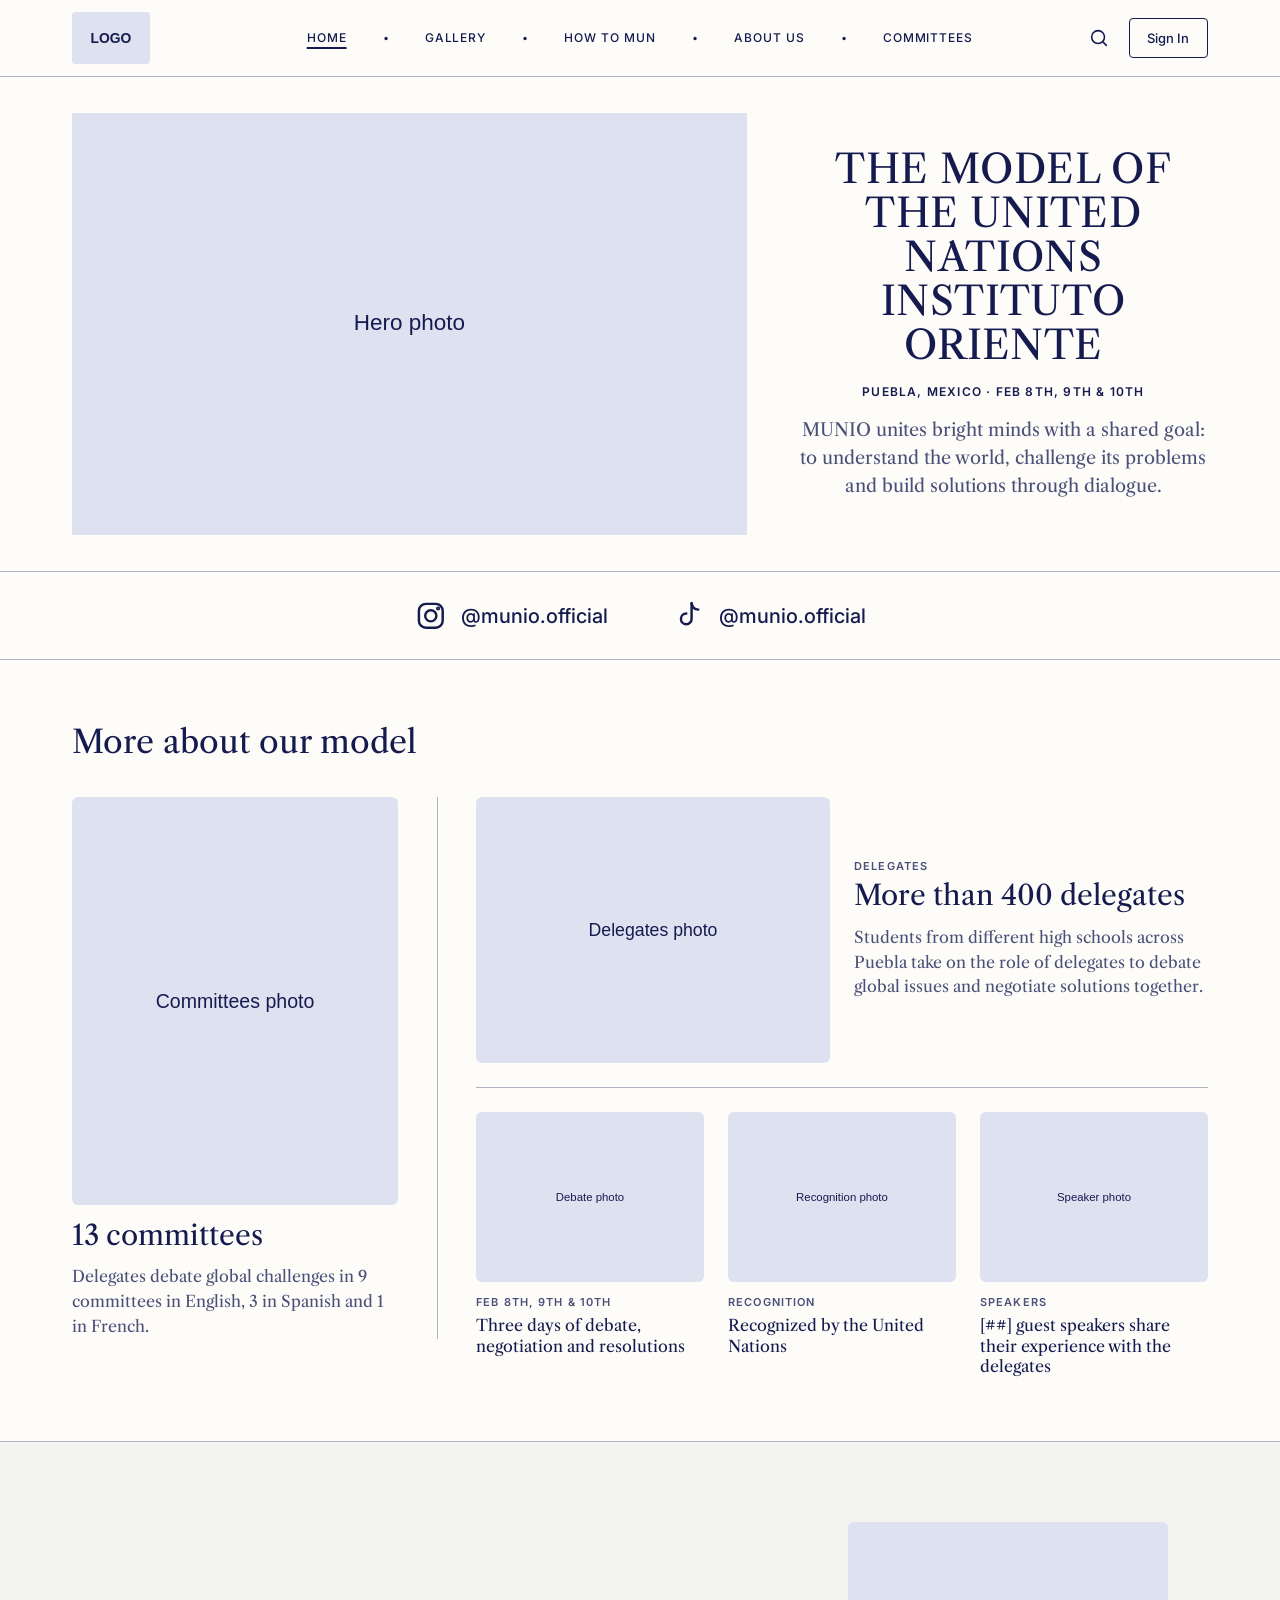
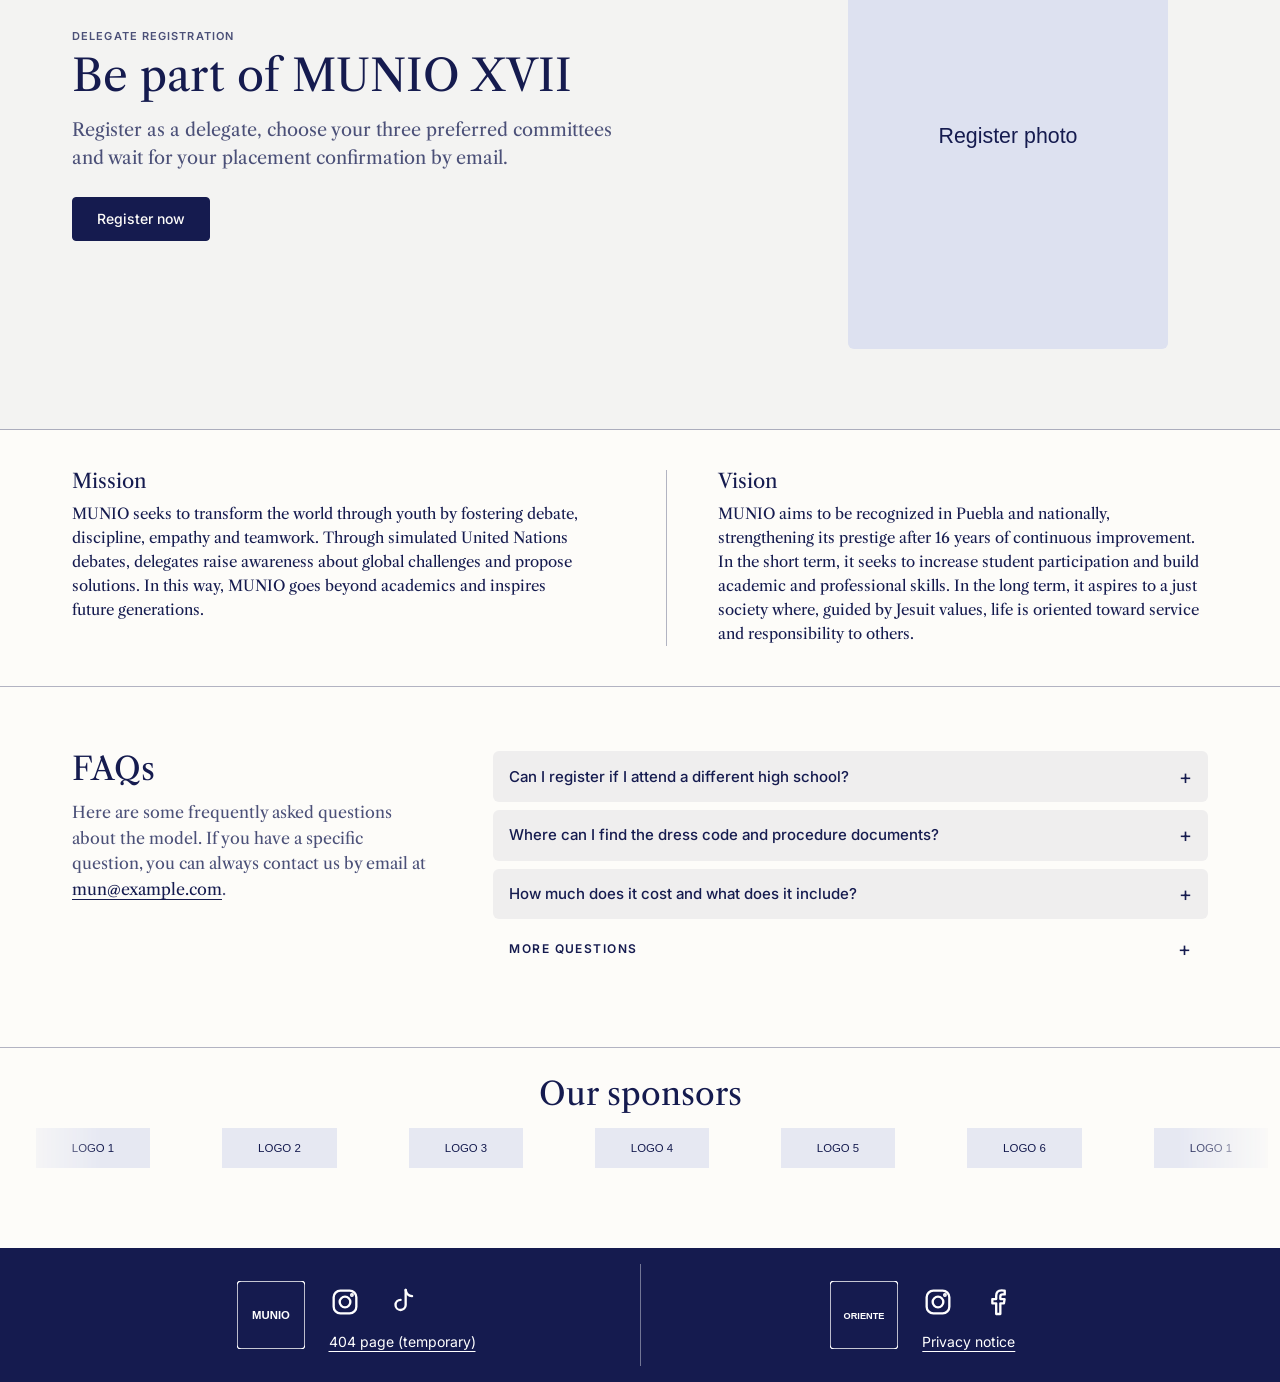
<file: index.html>
<!DOCTYPE html>
<html lang="en" data-root="./">
<head>
  <meta charset="UTF-8">
  <meta name="viewport" content="width=device-width, initial-scale=1">
  <title>MUNIO XVII | Home</title>
  <meta name="description" content="MUNIO - The Model of the United Nations Instituto Oriente. Explore our mission, events, and join the discussion.">
  <meta name="theme-color" content="#FDFCF9">

  <!-- Favicon -->
  <link rel="icon" href="assets/logo-window.png" type="image/png">

  <!-- Fuentes: serif (titulares y texto) + sans neutra (menú, etiquetas, botones).
       Solo los pesos usados y display=swap para que el texto nunca quede invisible. -->
  <link rel="preconnect" href="https://fonts.googleapis.com">
  <link rel="preconnect" href="https://fonts.gstatic.com" crossorigin>
  <link rel="stylesheet" href="https://fonts.googleapis.com/css2?family=Inter:wght@400..600&family=Libre+Caslon+Text:ital,wght@0,400;1,400&display=swap">

  <!-- Estilos (el orden importa: tokens -> base -> componente -> página).
       Las rutas son relativas a ESTE archivo (index.html en la raíz). -->
  <link rel="stylesheet" href="styles/variables.css">
  <link rel="stylesheet" href="styles/global.css">
  <link rel="stylesheet" href="shared/css/header.css">
  <link rel="stylesheet" href="shared/css/components.css">
  <link rel="stylesheet" href="shared/css/footer.css">
  <link rel="stylesheet" href="pages/home/home.css">

  <!-- JS (solo shared/js/, según architecture.md). defer = no bloquea el render. -->
  <script src="shared/js/include.js" defer></script>
  <script src="shared/js/header.js" defer></script>
</head>

<body>
  <a class="skip-link" href="#main">Skip to content</a>

  <!-- ===================== HEADER (componente compartido) =====================
       include.js reemplaza este hueco por shared/components/header.html -->
  <div data-include="shared/components/header.html" class="header-slot"></div>

  <!-- ===================== HERO ===================== -->
  <!-- El resto de las secciones de Home va dentro de este <main> -->
  <main id="main">
    <section class="hero" aria-labelledby="hero-title">
      <div class="hero__inner">

        <figure class="hero__media">
          <!-- LCP: fetchpriority="high" y sin loading="lazy".
               TODO: ajustar alt y width/height a la imagen real. -->
        <img class="hero__img" src="data:image/svg+xml,%3Csvg xmlns='http://www.w3.org/2000/svg' viewBox='0 0 1200 750'%3E%3Crect width='1200' height='750' fill='%23DDE1F0'/%3E%3Ctext x='600' y='385' text-anchor='middle' font-family='sans-serif' font-size='40' fill='%23151B4F'%3EHero photo%3C/text%3E%3C/svg%3E"
            alt="MUNIO XVII hero photo (placeholder)"
            width="1200" height="750" fetchpriority="high" decoding="async">
          <!-- VIDEO (activar cuando esté listo): la imagen se ve 3 s y luego arranca el video.
               Pasos: 1) quitar este comentario, 2) descomentar el CSS ".hero__media" / ".hero__video"
               (en pages/home/home.css), 3) agregar al final de index.html:
               <script src="shared/js/hero-video.js" defer></script>
          <video class="hero__video" muted playsinline preload="metadata" aria-hidden="true"
                 poster="pages/home/images/index-1.png">
            <source src="pages/home/videos/hero.webm" type="video/webm">
            <source src="pages/home/videos/hero.mp4" type="video/mp4">
          </video>
          -->
        </figure>

        <div class="hero__body">
          <!-- <p class="hero__kicker">MUNIO XVII</p> -->
          <h1 id="hero-title" class="hero__title">The Model of the United Nations Instituto Oriente</h1>
          <p class="hero__byline">Puebla, Mexico · <span>Feb 8th, 9th &amp; 10th</span></p>
          <p class="hero__deck">MUNIO unites bright minds with a shared goal: to understand the world, challenge its problems and build solutions through dialogue.</p>
        </div>

      </div>
    </section>

    <!-- ===================== SOCIAL MEDIA ===================== -->
    <section class="social" aria-label="Social media">
      <div class="social__inner">
        <ul class="social__list">
          <li><a class="social__link" href="https://www.instagram.com/munio.official/" target="_blank" rel="noopener noreferrer"><svg class="social__icon" viewBox="0 0 24 24" aria-hidden="true" focusable="false"><rect x="3.5" y="3.5" width="17" height="17" rx="5"/><circle cx="12" cy="12" r="4"/><circle cx="17.2" cy="6.8" r=".6"/></svg><span>@munio.official</span><span class="visually-hidden"> on Instagram (opens in a new tab)</span></a></li>
          <li><a class="social__link" href="https://www.tiktok.com/@munio.official" target="_blank" rel="noopener noreferrer"><svg class="social__icon" viewBox="0 0 24 24" aria-hidden="true" focusable="false"><path d="M14 3v11.2a3.8 3.8 0 1 1-3.8-3.8"/><path d="M14 3c.4 2.6 2 4.4 4.8 4.6"/></svg><span>@munio.official</span><span class="visually-hidden"> on TikTok (opens in a new tab)</span></a></li>
        </ul>
      </div>
    </section>

    <!-- ===================== MORE ABOUT OUR MODEL ===================== -->
    <!-- Estructura tipo revista: 2 notas medianas (comités y delegados) + 3 pequeñas.
         Las notas no llevan enlace a propósito. TODO: cambiar placeholders por fotos reales
         (pages/home/images/) y ajustar cada alt. -->
    <section class="section model" aria-labelledby="model-title">
      <div class="section__inner">
                <header class="model__head">
          <h2 id="model-title" class="section__title">More about our model</h2>
          <!-- <p class="model__intro">Our committees, delegates, speakers and the reputation behind MUNIO.</p> -->
        </header>
        <div class="model__grid">


          <!-- Mediana 1: comités -->
          <article class="card card--medium model__committees">
            <figure class="card__media">
              <img class="card__img" loading="lazy" decoding="async" width="900" height="1125"
                   alt="Delegates in a committee session (placeholder)"
                   src="data:image/svg+xml,%3Csvg xmlns='http://www.w3.org/2000/svg' viewBox='0 0 4 5'%3E%3Crect width='4' height='5' fill='%23DDE1F0'/%3E%3Ctext x='2.0' y='2.58' text-anchor='middle' font-family='sans-serif' font-size='0.24' fill='%23151B4F'%3ECommittees%20photo%3C/text%3E%3C/svg%3E">
            </figure>
            <!-- <p class="card__meta">Committees</p> -->
            <h3 class="card__title">13 committees</h3>
            <p class="card__deck">Delegates debate global challenges in 9 committees in English, 3 in Spanish and 1 in French.</p>
          </article>

          <!-- Mediana 2: delegados -->
          <article class="card card--medium model__delegates">
            <figure class="card__media">
              <img class="card__img" loading="lazy" decoding="async" width="1200" height="900"
                   alt="Delegates raising their placards (placeholder)"
                   src="data:image/svg+xml,%3Csvg xmlns='http://www.w3.org/2000/svg' viewBox='0 0 4 3'%3E%3Crect width='4' height='3' fill='%23DDE1F0'/%3E%3Ctext x='2.0' y='1.5666666666666667' text-anchor='middle' font-family='sans-serif' font-size='0.2' fill='%23151B4F'%3EDelegates%20photo%3C/text%3E%3C/svg%3E">
            </figure>
            <div class="card__text">
              <p class="card__meta">Delegates</p>
              <h3 class="card__title">More than 400 delegates</h3>
              <p class="card__deck">Students from different high schools across Puebla take on the role of delegates to debate global issues and negotiate solutions together.</p>
            </div>
          </article>

          <!-- 3 pequeñas -->
          <div class="model__small">
          <article class="card card--small">
            <figure class="card__media">
              <img class="card__img" loading="lazy" decoding="async" width="800" height="600"
                   alt="Delegates debating (placeholder)"
                   src="data:image/svg+xml,%3Csvg xmlns='http://www.w3.org/2000/svg' viewBox='0 0 4 3'%3E%3Crect width='4' height='3' fill='%23DDE1F0'/%3E%3Ctext x='2.0' y='1.5666666666666667' text-anchor='middle' font-family='sans-serif' font-size='0.2' fill='%23151B4F'%3EDebate%20photo%3C/text%3E%3C/svg%3E">
            </figure>
            <div class="card__text">
              <p class="card__meta">Feb 8th, 9th &amp; 10th</p>
              <h3 class="card__title">Three days of debate, negotiation and resolutions</h3>
            </div>
          </article>
          <article class="card card--small">
            <figure class="card__media">
              <img class="card__img" loading="lazy" decoding="async" width="800" height="600"
                   alt="The organizing team and delegates (placeholder)"
                   src="data:image/svg+xml,%3Csvg xmlns='http://www.w3.org/2000/svg' viewBox='0 0 4 3'%3E%3Crect width='4' height='3' fill='%23DDE1F0'/%3E%3Ctext x='2.0' y='1.5666666666666667' text-anchor='middle' font-family='sans-serif' font-size='0.2' fill='%23151B4F'%3ERecognition%20photo%3C/text%3E%3C/svg%3E">
            </figure>
            <div class="card__text">
              <p class="card__meta">Recognition</p>
              <h3 class="card__title">Recognized by the United Nations</h3>
            </div>
          </article>
          <article class="card card--small">
            <figure class="card__media">
              <img class="card__img" loading="lazy" decoding="async" width="800" height="600"
                   alt="A speaker addressing the delegates (placeholder)"
                   src="data:image/svg+xml,%3Csvg xmlns='http://www.w3.org/2000/svg' viewBox='0 0 4 3'%3E%3Crect width='4' height='3' fill='%23DDE1F0'/%3E%3Ctext x='2.0' y='1.5666666666666667' text-anchor='middle' font-family='sans-serif' font-size='0.2' fill='%23151B4F'%3ESpeaker%20photo%3C/text%3E%3C/svg%3E">
            </figure>
            <div class="card__text">
              <p class="card__meta">Speakers</p>
              <!-- TODO: cambiar [##] por el número real de ponentes -->
              <h3 class="card__title">[##] guest speakers share their experience with the delegates</h3>
            </div>
          </article>
          </div>

        </div>
      </div>
    </section>

    <!-- ===================== REGISTER (CTA) ===================== -->
    <!-- TODO: crear pages/register/register.html (el botón ya apunta ahí) y cambiar la foto. -->
    <section class="section register" aria-labelledby="register-title">
      <div class="section__inner register__inner">
        <div class="register__body">
          <p class="card__meta">Delegate registration</p>
          <h2 id="register-title" class="register__title">Be part of MUNIO XVII</h2>
          <p class="register__text">Register as a delegate, choose your three preferred committees and wait for your placement confirmation by email.</p>
          <a class="btn-primary" href="pages/maintenance/maintenance.html">Register now</a>
        </div>
        <figure class="register__media">
          <img class="register__img" loading="lazy" decoding="async" width="900" height="1200"
               alt="A delegate speaking at a past MUNIO (placeholder)"
               src="data:image/svg+xml,%3Csvg xmlns='http://www.w3.org/2000/svg' viewBox='0 0 3 4'%3E%3Crect width='3' height='4' fill='%23DDE1F0'/%3E%3Ctext x='1.5' y='2.066666666666667' text-anchor='middle' font-family='sans-serif' font-size='0.2' fill='%23151B4F'%3ERegister%20photo%3C/text%3E%3C/svg%3E">
        </figure>
      </div>
    </section>

    <!-- ===================== MISIÓN Y VISIÓN ===================== -->
    <section class="section about" aria-label="Mission and vision">
      <div class="section__inner about__grid">
        <article class="about__col" id="mission">
          <h2 class="section__title">Mission</h2>
          <p class="about__text">MUNIO seeks to transform the world through youth by fostering debate, discipline, empathy and teamwork. Through simulated United Nations debates, delegates raise awareness about global challenges and propose solutions. In this way, MUNIO goes beyond academics and inspires future generations.</p>
        </article>

        <article class="about__col" id="vision">
          <h2 class="section__title">Vision</h2>
          <p class="about__text">MUNIO aims to be recognized in Puebla and nationally, strengthening its prestige after 16 years of continuous improvement. In the short term, it seeks to increase student participation and build academic and professional skills. In the long term, it aspires to a just society where, guided by Jesuit values, life is oriented toward service and responsibility to others.</p>
        </article>
      </div>
    </section>

    <!-- ===================== FAQs ===================== -->
    <!-- Acordeón nativo (<details>), sin JavaScript. 3 preguntas visibles y 3 más dentro de "More questions".
         TODO: cambiar el correo mun@example.com por el oficial. -->
    <section class="section faq" aria-labelledby="faq-title">
      <div class="section__inner faq__grid">
        <div class="faq__intro">
          <h2 id="faq-title" class="section__title">FAQs</h2>
          <p class="faq__text">Here are some frequently asked questions about the model. If you have a specific question, you can always contact us by email at <a href="mailto:mun@example.com">mun@example.com</a>.</p>
        </div>

        <div class="faq__list">
            <details class="faq__item">
              <summary>Can I register if I attend a different high school?</summary>
              <div class="faq__answer"><p>Yes. In fact, most of our delegates come from different high schools across Puebla.</p></div>
            </details>
            <details class="faq__item">
              <summary>Where can I find the dress code and procedure documents?</summary>
              <div class="faq__answer"><p>In the <a href="pages/maintenance/maintenance.html">How to MUN</a> section you will find all the official documents of the model.</p></div>
            </details>
            <details class="faq__item">
              <summary>How much does it cost and what does it include?</summary>
              <div class="faq__answer"><p>The registration fee is 500 MXN. It includes your delegate kit and full access to the model, including the coffee breaks and the Public Session.</p></div>
            </details>

          <details class="faq__more">
            <summary>More questions</summary>
            <details class="faq__item">
              <summary>Do I need previous MUN experience?</summary>
              <div class="faq__answer"><p>No. Many delegates attend their first model with us. The How to MUN section explains the basics so you can arrive prepared.</p></div>
            </details>
            <details class="faq__item">
              <summary>How do I prepare for my committee?</summary>
              <div class="faq__answer"><p>Research the country or role you will represent, learn about your committee’s topics and review the rules of procedure before the event.</p></div>
            </details>
            <details class="faq__item">
              <summary>How are committees assigned?</summary>
              <div class="faq__answer"><p>When you register, you choose three committee options. The organizing team will assign your placement and confirm it by email.</p></div>
            </details>
          </details>
        </div>
      </div>
    </section>

    <!-- ===================== SPONSORS ===================== -->
    <!-- Franja delgada que se mueve lentamente de izquierda a derecha. Los logos van duplicados
         (el segundo grupo es aria-hidden) para que el bucle no tenga saltos.
         TODO: reemplazar los logos temporales; si cambias la cantidad, mantén ambos grupos iguales. -->
    <section class="sponsors" aria-labelledby="sponsors-title">
      <h2 id="sponsors-title" class="sponsors__label">Our sponsors</h2>
      <div class="sponsors__viewport">
        <ul class="sponsors__track">
              <li class="sponsors__item"><img src="data:image/svg+xml,%3Csvg xmlns='http://www.w3.org/2000/svg' viewBox='0 0 160 56'%3E%3Crect width='160' height='56' fill='%23E6E8F2'/%3E%3Ctext x='80.0' y='33.333333333333336' text-anchor='middle' font-family='sans-serif' font-size='16' fill='%23151B4F'%3ELOGO%201%3C/text%3E%3C/svg%3E" alt="Sponsor 1 logo (placeholder)" width="160" height="56" loading="lazy" decoding="async"></li>
              <li class="sponsors__item"><img src="data:image/svg+xml,%3Csvg xmlns='http://www.w3.org/2000/svg' viewBox='0 0 160 56'%3E%3Crect width='160' height='56' fill='%23E6E8F2'/%3E%3Ctext x='80.0' y='33.333333333333336' text-anchor='middle' font-family='sans-serif' font-size='16' fill='%23151B4F'%3ELOGO%202%3C/text%3E%3C/svg%3E" alt="Sponsor 2 logo (placeholder)" width="160" height="56" loading="lazy" decoding="async"></li>
              <li class="sponsors__item"><img src="data:image/svg+xml,%3Csvg xmlns='http://www.w3.org/2000/svg' viewBox='0 0 160 56'%3E%3Crect width='160' height='56' fill='%23E6E8F2'/%3E%3Ctext x='80.0' y='33.333333333333336' text-anchor='middle' font-family='sans-serif' font-size='16' fill='%23151B4F'%3ELOGO%203%3C/text%3E%3C/svg%3E" alt="Sponsor 3 logo (placeholder)" width="160" height="56" loading="lazy" decoding="async"></li>
              <li class="sponsors__item"><img src="data:image/svg+xml,%3Csvg xmlns='http://www.w3.org/2000/svg' viewBox='0 0 160 56'%3E%3Crect width='160' height='56' fill='%23E6E8F2'/%3E%3Ctext x='80.0' y='33.333333333333336' text-anchor='middle' font-family='sans-serif' font-size='16' fill='%23151B4F'%3ELOGO%204%3C/text%3E%3C/svg%3E" alt="Sponsor 4 logo (placeholder)" width="160" height="56" loading="lazy" decoding="async"></li>
              <li class="sponsors__item"><img src="data:image/svg+xml,%3Csvg xmlns='http://www.w3.org/2000/svg' viewBox='0 0 160 56'%3E%3Crect width='160' height='56' fill='%23E6E8F2'/%3E%3Ctext x='80.0' y='33.333333333333336' text-anchor='middle' font-family='sans-serif' font-size='16' fill='%23151B4F'%3ELOGO%205%3C/text%3E%3C/svg%3E" alt="Sponsor 5 logo (placeholder)" width="160" height="56" loading="lazy" decoding="async"></li>
              <li class="sponsors__item"><img src="data:image/svg+xml,%3Csvg xmlns='http://www.w3.org/2000/svg' viewBox='0 0 160 56'%3E%3Crect width='160' height='56' fill='%23E6E8F2'/%3E%3Ctext x='80.0' y='33.333333333333336' text-anchor='middle' font-family='sans-serif' font-size='16' fill='%23151B4F'%3ELOGO%206%3C/text%3E%3C/svg%3E" alt="Sponsor 6 logo (placeholder)" width="160" height="56" loading="lazy" decoding="async"></li>
              <li class="sponsors__item" aria-hidden="true"><img src="data:image/svg+xml,%3Csvg xmlns='http://www.w3.org/2000/svg' viewBox='0 0 160 56'%3E%3Crect width='160' height='56' fill='%23E6E8F2'/%3E%3Ctext x='80.0' y='33.333333333333336' text-anchor='middle' font-family='sans-serif' font-size='16' fill='%23151B4F'%3ELOGO%201%3C/text%3E%3C/svg%3E" alt="" width="160" height="56" loading="lazy" decoding="async"></li>
              <li class="sponsors__item" aria-hidden="true"><img src="data:image/svg+xml,%3Csvg xmlns='http://www.w3.org/2000/svg' viewBox='0 0 160 56'%3E%3Crect width='160' height='56' fill='%23E6E8F2'/%3E%3Ctext x='80.0' y='33.333333333333336' text-anchor='middle' font-family='sans-serif' font-size='16' fill='%23151B4F'%3ELOGO%202%3C/text%3E%3C/svg%3E" alt="" width="160" height="56" loading="lazy" decoding="async"></li>
              <li class="sponsors__item" aria-hidden="true"><img src="data:image/svg+xml,%3Csvg xmlns='http://www.w3.org/2000/svg' viewBox='0 0 160 56'%3E%3Crect width='160' height='56' fill='%23E6E8F2'/%3E%3Ctext x='80.0' y='33.333333333333336' text-anchor='middle' font-family='sans-serif' font-size='16' fill='%23151B4F'%3ELOGO%203%3C/text%3E%3C/svg%3E" alt="" width="160" height="56" loading="lazy" decoding="async"></li>
              <li class="sponsors__item" aria-hidden="true"><img src="data:image/svg+xml,%3Csvg xmlns='http://www.w3.org/2000/svg' viewBox='0 0 160 56'%3E%3Crect width='160' height='56' fill='%23E6E8F2'/%3E%3Ctext x='80.0' y='33.333333333333336' text-anchor='middle' font-family='sans-serif' font-size='16' fill='%23151B4F'%3ELOGO%204%3C/text%3E%3C/svg%3E" alt="" width="160" height="56" loading="lazy" decoding="async"></li>
              <li class="sponsors__item" aria-hidden="true"><img src="data:image/svg+xml,%3Csvg xmlns='http://www.w3.org/2000/svg' viewBox='0 0 160 56'%3E%3Crect width='160' height='56' fill='%23E6E8F2'/%3E%3Ctext x='80.0' y='33.333333333333336' text-anchor='middle' font-family='sans-serif' font-size='16' fill='%23151B4F'%3ELOGO%205%3C/text%3E%3C/svg%3E" alt="" width="160" height="56" loading="lazy" decoding="async"></li>
              <li class="sponsors__item" aria-hidden="true"><img src="data:image/svg+xml,%3Csvg xmlns='http://www.w3.org/2000/svg' viewBox='0 0 160 56'%3E%3Crect width='160' height='56' fill='%23E6E8F2'/%3E%3Ctext x='80.0' y='33.333333333333336' text-anchor='middle' font-family='sans-serif' font-size='16' fill='%23151B4F'%3ELOGO%206%3C/text%3E%3C/svg%3E" alt="" width="160" height="56" loading="lazy" decoding="async"></li>
        </ul>
      </div>
    </section>

  </main>

  <!-- Footer global (lo inserta include.js) -->
  <div data-include="shared/components/footer.html" class="footer-slot"></div>

</body>
</html>
</file>
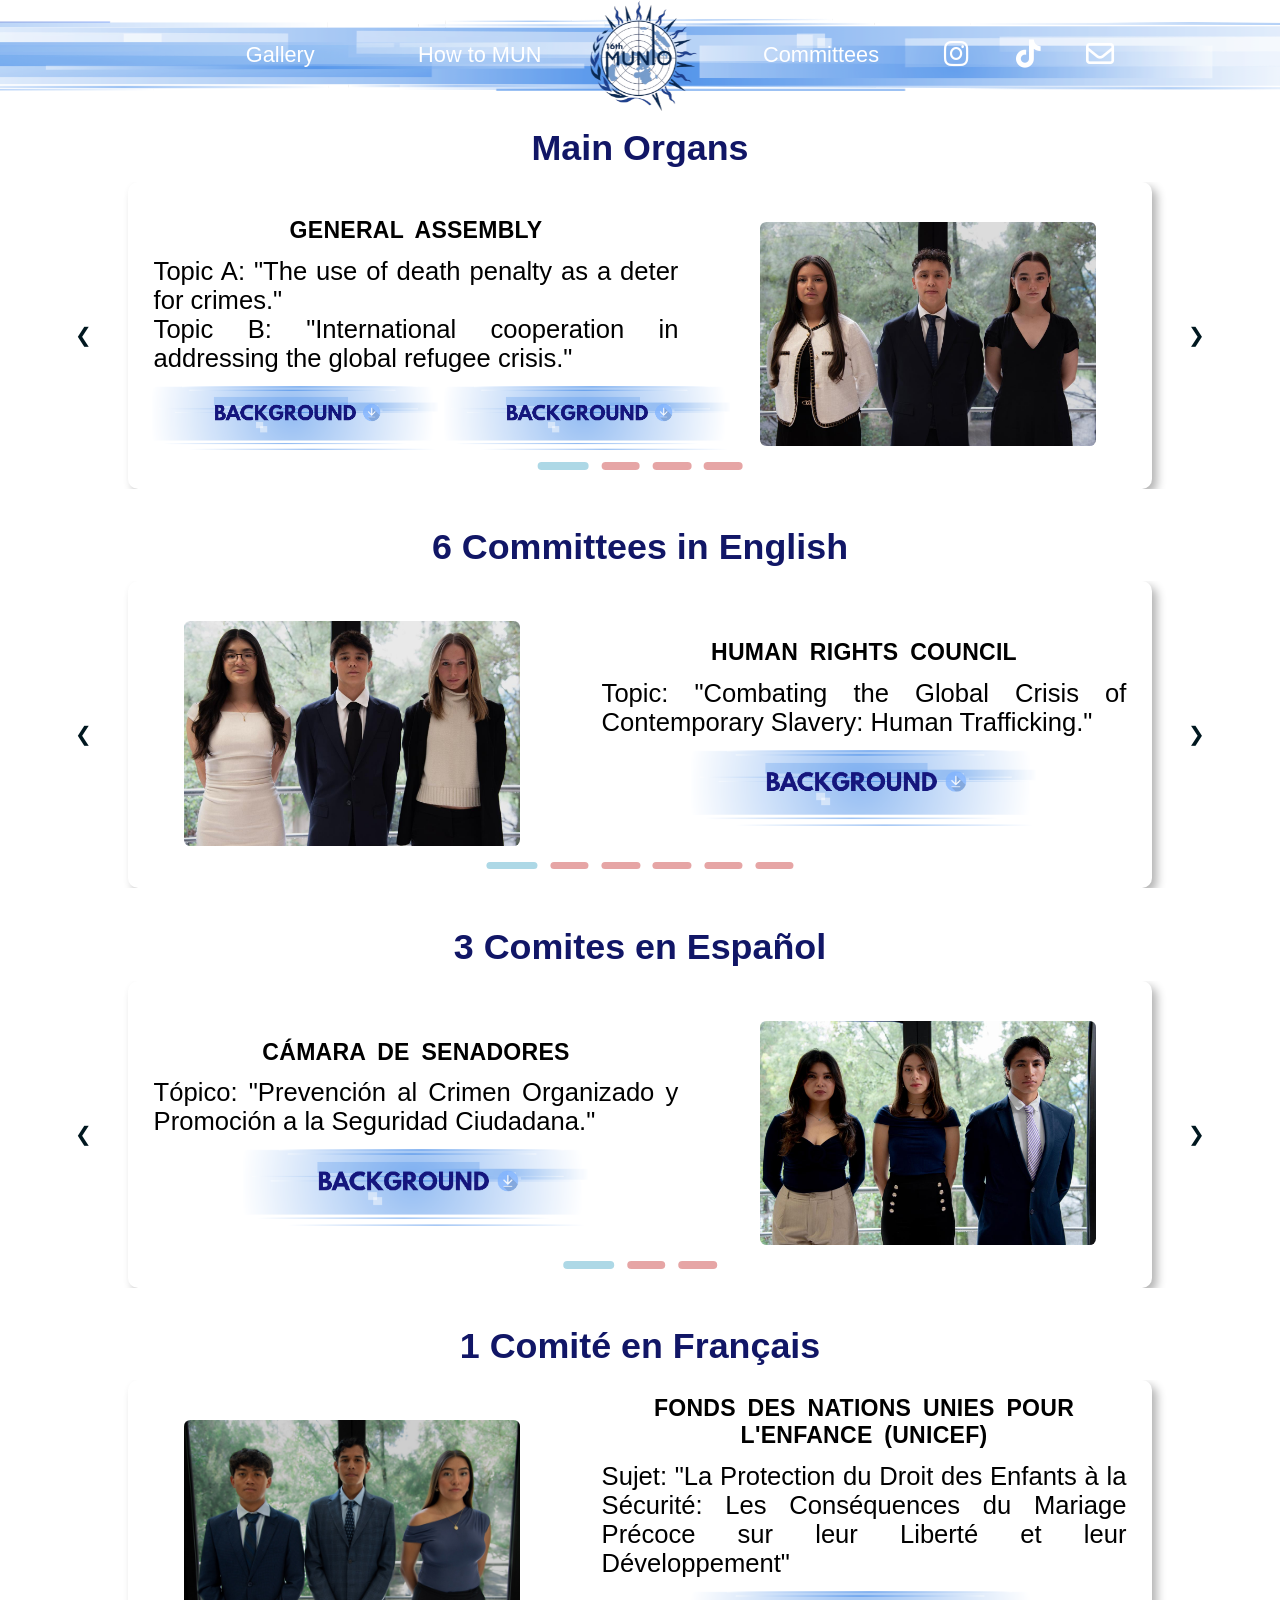
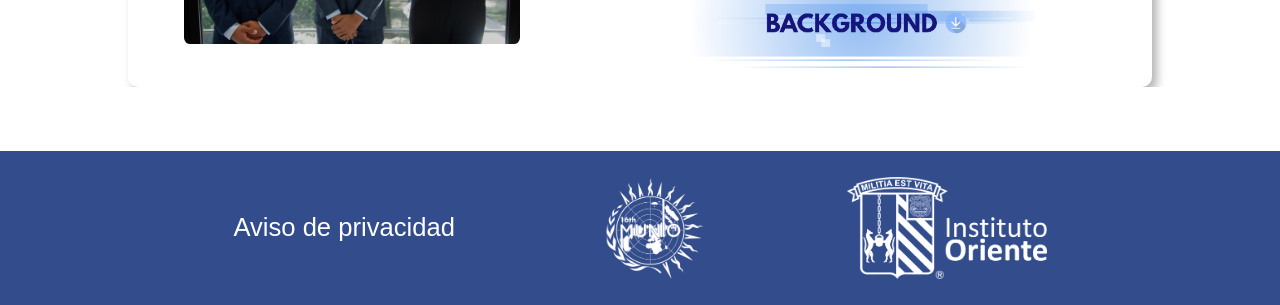
<file: committees/cmts.html>
<!DOCTYPE html>
<html lang="en">
<head>
   <meta charset="UTF-8">
   <meta name="viewport" content="width=device-width, initial-scale=1.0">
   <title>Committees | MUNIO</title>
   <link rel="shortcut icon" type="x-icon" href="../all.photos/logo-window.png">
   <link rel="stylesheet" href="cmts.css">
   <link rel="stylesheet" href="../nb_footer.css">
   <link rel="stylesheet" href="https://cdnjs.cloudflare.com/ajax/libs/font-awesome/6.2.0/css/all.css">
   <link rel="stylesheet" href="https://unpkg.com/aos@2.3.1/dist/aos.css" >
</head>
<body>
<section class="container">
   <img class="bar" src="../all.photos/navbar.png" alt="">
   <div class="navbar">
      <a href="../gallery/gallery.html">&nbsp Gallery  &nbsp</a>
      <a href="../how_to_mun/htm.html" >&nbsp How to MUN &nbsp</a>
         <a href="../index.html" class="centre"> &nbsp    &nbsp</a>
         <a href="../committees/cmts.html">&nbsp Committees &nbsp</a>
         <!--<a href="../sign_up/s_up.html">&nbsp Sign Up &nbsp</a> -->
         <a class="smedia" target="_blank" href="https://www.instagram.com/munio.official/"><i class="fab fa-instagram fa-lg"></i></a>
         <a class="smedia" target="_blank" href="https://www.tiktok.com/@munio.official"><i class="fab fa-tiktok fa-lg"></i></a>
         <a class="smedia" target="_blank" href="https://mail.google.com/mail/?view=cm&fs=1&to=munio@ioriente.edu.mx"><i class="fa-regular fa-envelope fa-lg"></i></a>    
   </div>
</section>
    
<section class="menu-top"> 
   <a href="../index.html"><img src="../all.photos/16-navbar.png" width="100%"></a>
   <img id="small-navbar"   src="../all.photos/small-navbar.png" width="100%">
   <span id="icon" onclick="openNav()">&#9776;</span>
</section>
<section id="menu">
   <a class="closebtn" onclick="closeNav()">&times;</a>
   <article class="menu-content">
      <a href="../index.html">Home</a>
      <a href="../how_to_mun/htm.html">How to MUN</a>
      <a href="../committees/cmts.html">Committees</a>
      <!--<a href="sign_up/s_up.html">Sign Up</a>-->
      <a href="../gallery/gallery.html">Gallery</a>   
      <a class="sm" target="_blank" href="https://www.instagram.com/munio.official/"><i class="fab fa-instagram fa-lg"></i></a>
      <a class="sm" target="_blank" href="https://www.tiktok.com/@munio.official"><i class="fab fa-tiktok fa-lg"></i></a>
   </article>
</section>
<section style="margin-top: 10vw;">
      <h1>Main Organs</h1>
<div class="slider" id="slider1" >
   <div class="slide-track" >
      <div class="slide slide_1" >
         <div class="slide-content">
            <article class="topics" id="double">
               <p id="committee">GENERAL ASSEMBLY</p>
               <p>Topic A: "The use of death penalty as a deter for crimes." <br>
                Topic B: "International cooperation in addressing the global refugee crisis."</p>
               <div id="double">
               <a href="cmts_files/ga1-bg.pdf" target="_blank"><img src="cmts_photos/bg.png" alt="bg"></a>
               <a href="" target="_blank"><img src="cmts_photos/bg.png" alt="bg"></a>
               </div>
            </article>
            <article class="chair">
               <img src="cmts_photos/01mo-ga.jpg" alt="ga">
            </article>
         </div>
      </div>
      <div class="slide slide_2">
         <div class="slide-content">
            <article class="topics">
               <p id="committee">SECURITY COUNCIL</p>
               <p>Topic: "Cultural Genocide in Occupied or Colonized Territories."</p>
               <a href="cmts_files/sc-bg.pdf" target="_blank"><img src="cmts_photos/bg.png" alt="bg"></a>
            </article>
            <article class="chair" >
               <img src="cmts_photos/02mo-sc.jpg" alt="sc">
            </article>
         </div>
      </div>
      <div class="slide slide_3">
         <div class="slide-content">
            <article class="topics">
               <p id="committee">ECONOMIC AND SOCIAL COUNCIL</p>
               <p>Topic: "Overcoming Technology Segregation: Addressing Economic Inequality in the Access to Innovations."</p>
               <a href="cmts_files/ecosoc-bg.pdf" target="_blank"><img src="cmts_photos/bg.png" alt="bg"></a>
            </article>
            <article class="chair" >
               <img src="cmts_photos/03mo-ecosoc.jpg" alt="ecosoc">
            </article>
         </div>
      </div>
      <div class="slide slide_4">
         <div class="slide-content">
            <article class="topics">
               <p id="committee">INTERNATIONAL COURT OF JUSTICE</p>
               <p>Topic: "Application of the Convention on the Prevention and Punishment of the Crime of Genocide in the Gaza Strip (South Africa v. Israel)."</p>
               <a href="cmts_files/icj-bg.pdf" target="_blank"><img src="cmts_photos/bg.png" alt="bg"></a>
            </article>
            <article class="chair">
               <img src="cmts_photos/04mo-icj.jpg" alt="icj">
            </article>
         </div>
      </div>
   </div>
   <div class="arrow left">&#10094;</div>
   <div class="arrow right">&#10095;</div>
   <div class="bullets"></div>
</div>
</section>

<section>
<h1>6 Committees in English</h1>
<div class="slider" id="slider2">
  <div class="slide-track">
        <div class="slide slide_1">
           <div class="slide-content">
              <article class="chair">
                 <img src="cmts_photos/05en-hrc.jpg" alt="hr" >
              </article>
              <article class="topics">
                 <p id="committee">HUMAN RIGHTS COUNCIL</p>
                 <p>Topic: "Combating the Global Crisis of Contemporary Slavery: Human Trafficking."</p>
                 <a href="cmts_files/hrc-bg.pdf" target="_blank"><img src="cmts_photos/bg.png" alt="bg"></a>
              </article>
           </div>
        </div>
        <div class="slide slide_2" >
           <div class="slide-content">
              <article class="chair">
                 <img src="cmts_photos/06en-who.jpg" alt="who">
              </article>
              <article class="topics">
                 <p id="committee">WORLD HEALTH ORGANIZATION</p>
                 <p>Topic: "Nutrition Negligence During Childhood and its Impact into Adulthood."</p>
                 <a href="cmts_files/who-bg.pdf" target="_blank"><img src="cmts_photos/bg.png" alt="bg"></a>
              </article>
           </div>
        </div>
        <div class="slide slide_3">
           <div class="slide-content">
              <article class="chair">
                 <img src="cmts_photos/07en-unep.jpg" alt="unep">
              </article>
              <article class="topics">
                 <p id="committee">UNITED NATIONS ENVIRONMENT PROGRAMME</p>
                 <p>Topic: "The World's Hidden Criminal Network: The Illegal Trade in Exotic Animals."</p>
                 <a href="cmts_files/unep-bg.pdf" target="_blank"><img src="cmts_photos/bg.png" alt="bg"></a>
              </article>
           </div>
        </div>
        <div class="slide slide_4">
           <div class="slide-content">
              <article class="chair">
                 <img src="cmts_photos/08en-unwomen.jpg" alt="unwomen">
              </article>
              <article class="topics">
                 <p id="committee">UNWOMEN</p>
                 <p>Topic: "Sexual Violence as a Method of Warfare: Addressing the Systematic Use of Forced Sexual Intercourse as a Political and Military Weapon."</p>
                 <a href="cmts_files/unwomen-bg.pdf" target="_blank"><img src="cmts_photos/bg.png" alt="bg"></a>
              </article>
           </div>
        </div>
        <div class="slide slide_5">
           <div class="slide-content">
              <article class="chair">
                 <img src="cmts_photos/09en-interpol.jpg" alt="interpol">
              </article>
              <article class="topics">
                 <p id="committee">INTERNATIONAL CRIMINAL POLICE ORGANIZATION (INTERPOL)</p>
                 <p>Topic: Unknown</p>
              </article>
           </div>
        </div>
        <div class="slide slide_6">
           <div class="slide-content">
              <article class="chair">
                 <img src="cmts_photos/10en-opcw.jpg" alt="opcw">
              </article>
              <article class="topics">
                 <p id="committee">ORGANIZATION FOR THE PROHIBITION OF CHEMICAL WEAPONS (OPCW)</p>
                 <p id="smaller">Topic: "Control Over the Fabrication, Distribution, and Elimination of Chemical Weapons and their Components."</p>
               <a href="cmts_files/opcw-bg.pdf" target="_blank"><img src="cmts_photos/bg.png" alt="bg"></a>
              </article>
           </div>
        </div>
     </div>
  <div class="arrow left">&#10094;</div>
  <div class="arrow right">&#10095;</div>
  <div class="bullets"></div>
</div>
</section>

<section>
  <h1>3 Comites en Español</h1>
  <div class="slider" id="slider3">
     <div class="slide-track">
        <div class="slide slide_1">
           <div class="slide-content">
              <article class="topics">
                 <p id="committee">CÁMARA DE SENADORES</p>
                 <p>Tópico: "Prevención al Crimen Organizado y Promoción a la Seguridad Ciudadana."</p>
                 <a href="cmts_files/cs-bg.pdf" target="_blank"><img src="cmts_photos/bg.png" alt="bg"></a>
              </article>
              <article class="chair">
                 <img src="cmts_photos/11es-cs.jpg" alt="cs">
              </article>
           </div>
        </div>
        <div class="slide slide_2">
           <div class="slide-content">
              <article class="topics">
                 <p id="committee">SUPREMA CORTE DE JUSTICIA DE LA NACIÓN</p>
                 <p>Tópico: "La Presunción de Inocencia como Principio Rector del Proceso Penal Acusatorio."</p>
                 <a href="cmts_files/scjn-bg.pdf" target="_blank"><img src="cmts_photos/bg.png" alt="bg"></a>
              </article>
              <article class="chair">
                 <img src="cmts_photos/12es-scjn.jpg" alt="scjn">
              </article>
           </div>
        </div>
        <div class="slide slide_3">
           <div class="slide-content">
              <article class="topics">
                 <p id="committee">DEPARTAMENTO DE ASUNTOS POLÍTICOS Y CONSOLIDACIÓN DE LA PAZ</p>
                 <p>Tópico: Desconocido</p>
              </article>
              <article class="chair">
                 <img src="cmts_photos/13es-dapcp.jpg" alt="dapcp">
              </article>
           </div>
        </div>
     </div>
     <div class="arrow left">&#10094;</div>
     <div class="arrow right">&#10095;</div>
     <div class="bullets"></div>
  </div>
</section>

<section>
<h1>1 Comité en Français</h1>
<div class="slider" id="slider4">
  <div class="slide-track">
    <div class="slide slide_1">
           <div class="slide-content">
              <article class="chair">
                 <img src="cmts_photos/14fr-unicef.jpg" alt="unicef">
              </article>                  
              <article class="topics">
                 <p id="committee">FONDS DES NATIONS UNIES POUR L'ENFANCE (UNICEF)</p>
                 <p id="smaller">Sujet: "La Protection du Droit des Enfants à la Sécurité: Les Conséquences du Mariage Précoce sur leur Liberté et leur Développement"</p>
                 <a href="cmts_files/unicef-bg.pdf" target="_blank"><img src="cmts_photos/bg.png" alt="bg"></a>
              </article>
           </div>
        </div>          
    </div>
</div>
</section>

<footer>
  <section>
    <a href="https://ioriente.edu.mx/es/privacy"target="_blank"> Aviso de privacidad</a>
    <img src="../all.photos/logo_MUNIO.png"> <img src="../all.photos/Logo_IO.png">
  </section>
</footer>

<script>
function openNav() {
  document.getElementById("menu").style.height = "100%";
}
function closeNav() {
  document.getElementById("menu").style.height = "0%";
}
document.querySelectorAll(".slider").forEach(slider => {
  const track = slider.querySelector(".slide-track");
  const slides = slider.querySelectorAll(".slide");
  const prev = slider.querySelector(".arrow.left");
  const next = slider.querySelector(".arrow.right");
  const bulletsContainer = slider.querySelector(".bullets");
  let index = 0;

  slides.forEach((_, i) => {
    const bullet = document.createElement("div");
    if (i === 0) bullet.classList.add("active");
    bullet.addEventListener("click", () => goTo(i));
    bulletsContainer.appendChild(bullet);
  });

  const bullets = bulletsContainer.querySelectorAll("div");

  function update() {
    track.style.transform = `translateX(-${index * 100}%)`;
    bullets.forEach(b => b.classList.remove("active"));
    bullets[index].classList.add("active");
  }

  function goTo(i) {
    index = i;
    update();
  }

  prev.addEventListener("click", () => {
    index = (index - 1 + slides.length) % slides.length;
    update();
  });

  next.addEventListener("click", () => {
    index = (index + 1) % slides.length;
    update();
  });
});

const sections = document.querySelectorAll("section");
const observer = new IntersectionObserver(entries => {
  entries.forEach(entry => {
    if (entry.isIntersecting) {
      entry.target.classList.add("in-view");
    } else {
      entry.target.classList.remove("in-view");
    }
  });
}, { threshold: 0.4 });

sections.forEach(sec => observer.observe(sec));
</script>

</body>
</html>
</file>
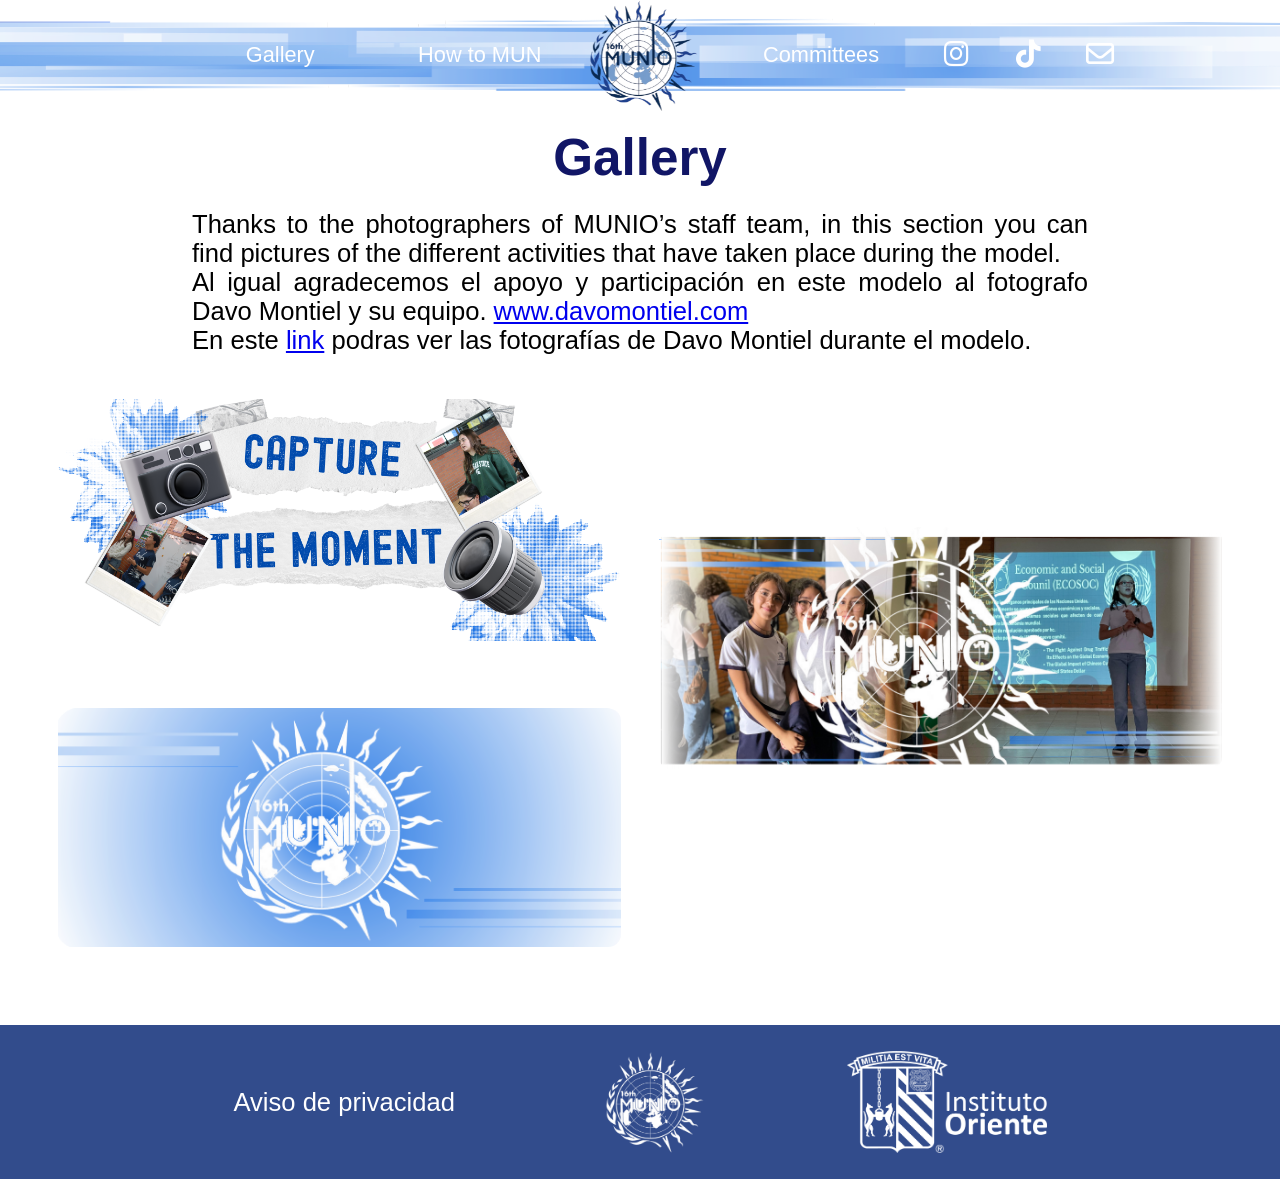
<file: gallery/gallery.html>
<!DOCTYPE html>
<html lang="en">
<head>
   <meta charset="UTF-8">
   <meta name="viewport" content="width=device-width, initial-scale=1.0">
   <title>Gallery | MUNIO</title>
   <link rel="shortcut icon" type="x-icon" href="../all.photos/logo-window.png">
   <link rel="stylesheet" href="../nb_footer.css">
   <link rel="stylesheet" href="gallery.css">
   <link rel="stylesheet" href="https://cdnjs.cloudflare.com/ajax/libs/font-awesome/6.2.0/css/all.css">
</head>
<body>
  <script>
    function openNav() {
      document.getElementById("menu").style.height = "100%";
    }
    function closeNav() {
      document.getElementById("menu").style.height = "0%";
    }
</script>
  <section class="container">
    <img class="bar" src="../all.photos/navbar.png" alt="">
    <div class="navbar">
      <a href="../gallery/gallery.html">&nbsp Gallery  &nbsp</a>
      <a href="../how_to_mun/htm.html" >&nbsp How to MUN &nbsp</a>
          <a href="../index.html" class="centre"> &nbsp    &nbsp</a>
          <a href="../committees/cmts.html">&nbsp Committees &nbsp</a>
          <!--<a href="../sign_up/s_up.html">&nbsp Sign Up &nbsp</a> -->
          <a class="smedia" target="_blank" href="https://www.instagram.com/munio.official/"><i class="fab fa-instagram fa-lg"></i></a>
          <a class="smedia" target="_blank" href="https://www.tiktok.com/@munio.official"><i class="fab fa-tiktok fa-lg"></i></a>
          <a class="smedia" target="_blank" href="https://mail.google.com/mail/?view=cm&fs=1&to=munio@ioriente.edu.mx"><i class="fa-regular fa-envelope fa-lg"></i></a>    
    </div>
  </section>
    
  <section class="menu-top"> 
    <a href="../index.html"><img src="../all.photos/16-navbar.png" width="100%"></a>
    <img id="small-navbar"   src="../all.photos/small-navbar.png" width="100%">
    <span id="icon" onclick="openNav()">&#9776;</span>
  </section>
  <section id="menu">
    <a class="closebtn" onclick="closeNav()">&times;</a>
    <article class="menu-content">
      <a href="../index.html">Home</a>
      <a href="../how_to_mun/htm.html">How to MUN</a>
      <a href="../committees/cmts.html">Committees</a>
      <!--<a href="sign_up/s_up.html">Sign Up</a>-->
      <a href="../gallery/gallery.html">Gallery</a>   
      <a class="sm" target="_blank" href="https://www.instagram.com/munio.official/"><i class="fab fa-instagram fa-lg"></i></a>
      <a class="sm" target="_blank" href="https://www.tiktok.com/@munio.official"><i class="fab fa-tiktok fa-lg"></i></a>
    </article>
  </section>

  <section class="org-t">
    <h2>Gallery</h2>
    <p>
      Thanks to the photographers of MUNIO’s staff team, in this section you can find pictures of the different activities that have taken place during the model.    
      <br>
      Al igual agradecemos el apoyo y participación en este modelo al fotografo Davo Montiel y su equipo.  <a href="https://www.davomontiel.com" target="_blank">www.davomontiel.com</a>
      <br>
      En este <a href="https://davomontiel.smugmug.com/Escolar/ORIENTE/MUNIO/n-Kf8CGV" target="_blank">link</a> podras ver las fotografías de Davo Montiel durante el modelo.
    </p>
    <section class="grid">
   <div class="cell" >
       <a href="https://drive.google.com/drive/folders/1FDVNF6iWazac8mVMFmUg16RiKYJL-L9R?usp=sharing" target="_blank">
      <img src="gallery_photos/gallery_3.png" alt="MUNIO" width="100%"></a>
      </div>
     
    <div class="cell"id="right">
       <a href="https://drive.google.com/drive/folders/1ppJqMRhUFw4babjcoy_GpxIEKwhI2NHh?usp=sharing" target="_blank">
       <img src="gallery_photos/gallery_2.png" alt="MINIMUN" width="100%"></a>
     </div>
    <div class="cell">
       <a href="https://drive.google.com/drive/folders/19TLJG6gaPWXgI4mJcwEScU2Ah4SlORkR?usp=sharing" target="_blank">
      <img src="gallery_photos/gallery_1.png" alt="WORKSHOPS" width="100%"></a>
      </div>
      
  </section>
</section>
<br><br>

<footer>
  <section>
    <a href="https://ioriente.edu.mx/es/privacy">Aviso de privacidad</a>
    <img src="../all.photos/logo_MUNIO.png"> <img src="../all.photos/Logo_IO.png">
  </section>
</footer> 

</body>
</html>
</file>
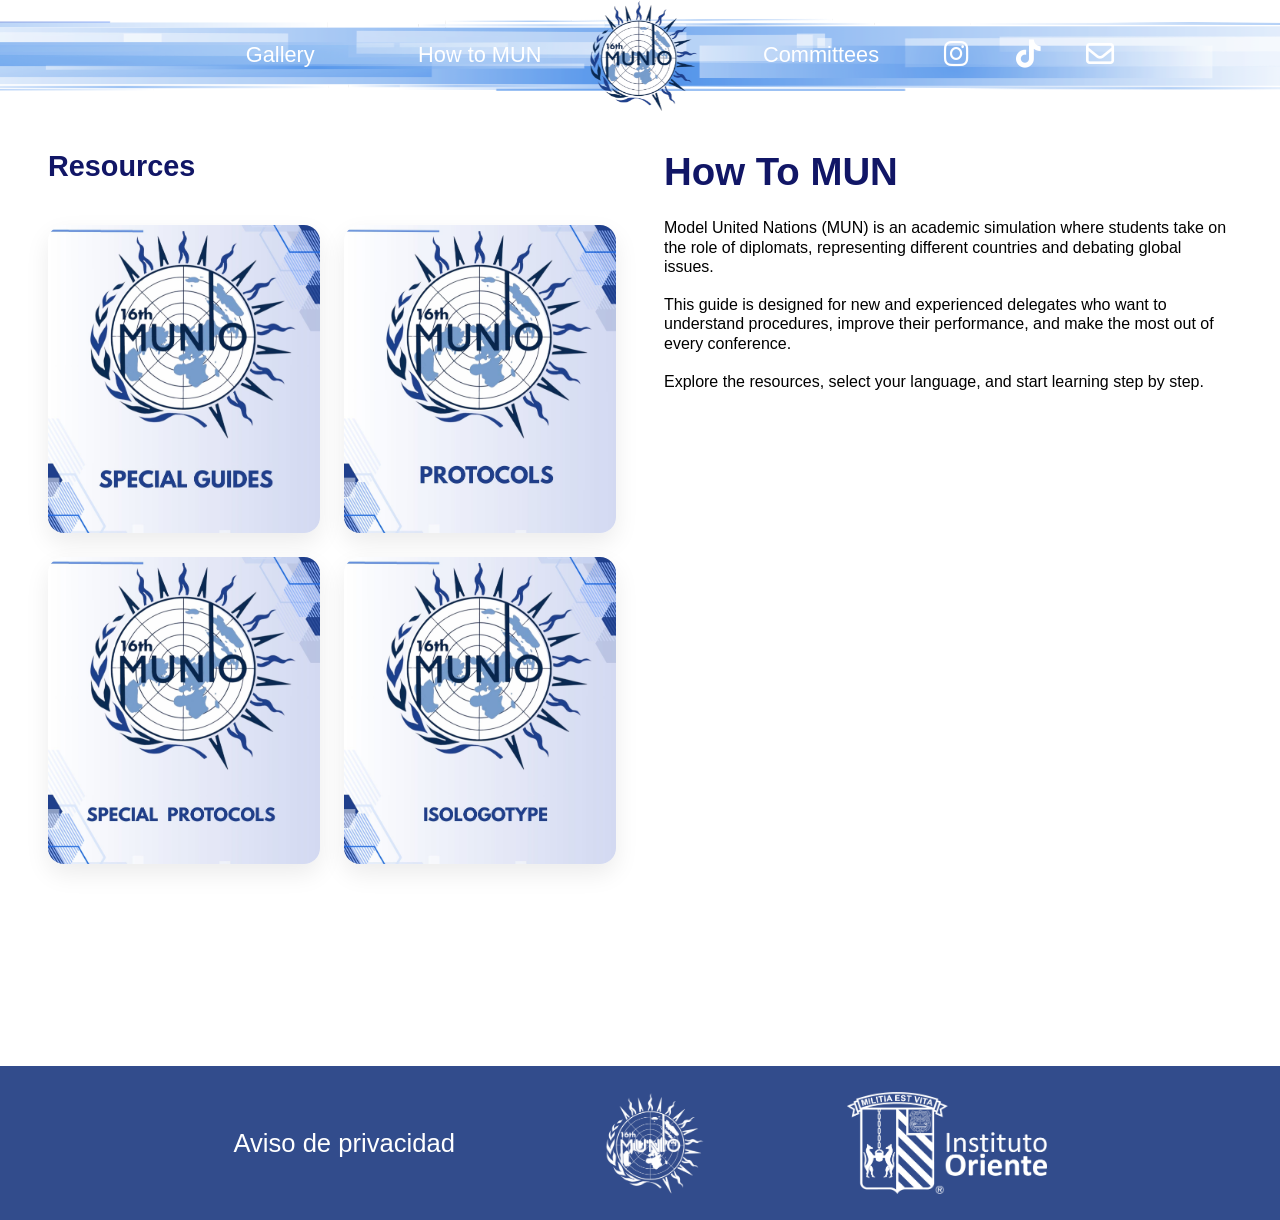
<file: how_to_mun/htm.html>
<!DOCTYPE html>
<html lang="en">
<head>
  <meta charset="UTF-8" />
  <meta name="viewport" content="width=device-width, initial-scale=1.0" />
  <title>How To MUN | MUNIO</title>
   <link rel="stylesheet" href="../nb_footer.css">
   <link rel="stylesheet" href="htm.css">
   <link rel="stylesheet" href="https://cdnjs.cloudflare.com/ajax/libs/font-awesome/6.2.0/css/all.css">
</head>
<body>
      <script>
    function openMenu() {
      document.getElementById("menu").style.height = "100%";
    }
    function closeMenu() {
      document.getElementById("menu").style.height = "0%";
    }
</script>
<section class="container">
    <img class="bar" src="../all.photos/navbar.png" alt="">
    <div class="navbar">
        <a href="../gallery/gallery.html">&nbsp Gallery  &nbsp</a>
        <a href="../how_to_mun/htm.html" >&nbsp How to MUN &nbsp</a>
          <a href="../index.html" class="centre"> &nbsp    &nbsp</a>
          <a href="../committees/cmts.html">&nbsp Committees &nbsp</a>
          <!--<a href="../sign_up/s_up.html">&nbsp Sign Up &nbsp</a> -->
          <a class="smedia" target="_blank" href="https://www.instagram.com/munio.official/"><i class="fab fa-instagram fa-lg"></i></a>
          <a class="smedia" target="_blank" href="https://www.tiktok.com/@munio.official"><i class="fab fa-tiktok fa-lg"></i></a>
          <a class="smedia" target="_blank" href="https://mail.google.com/mail/?view=cm&fs=1&to=munio@ioriente.edu.mx"><i class="fa-regular fa-envelope fa-lg"></i></a>    
    </div>
</section>
    
  <section class="menu-top"> 
    <a href="../index.html"><img src="../all.photos/16-navbar.png" width="100%"></a>
    <img id="small-navbar"   src="../all.photos/small-navbar.png" width="100%">
    <span id="icon" onclick="openMenu()">&#9776;</span>
  </section>
  <section id="menu">
    <a class="closebtn" onclick="closeMenu()">&times;</a>
    <article class="menu-content">
      <a href="../index.html">Home</a>
      <a href="../how_to_mun/htm.html">How to MUN</a>
      <a href="../committees/cmts.html">Committees</a>
      <!--<a href="sign_up/s_up.html">Sign Up</a>-->
      <a href="../gallery/gallery.html">Gallery</a>   
      <a class="sm" target="_blank" href="https://www.instagram.com/munio.official/"><i class="fab fa-instagram fa-lg"></i></a>
      <a class="sm" target="_blank" href="https://www.tiktok.com/@munio.official"><i class="fab fa-tiktok fa-lg"></i></a>
    </article>
  </section>

    <div id="mySidenav1" class="sidenav"> 
      <div id="side_container">
        <a href="javascript:void(0)" class="closebtn" onclick="closeAll()">&times;</a> 
        <a href="htm_files/DELEGATES GUIDE MUNIO 16.pdf" target="_blank"  download><img src="htm_photos/protocols_btns/en_btn.jpg" alt="english"></a> 
        <a href="htm_files/GUÍA DE DELEGADOS MUNIO 16.pdf" target="_blank" download><img src="htm_photos/protocols_btns/es_btn.jpg" alt="español"></a> 
        <a href="htm_files/GUIDE DES DÉLÉGUÉS MUNIO 16.pdf" target="_blank" download><img src="htm_photos/protocols_btns/fr_btn.jpg" alt="francais"></a> 
        <p>Here you can find the delegates guides in differentes languages. Remember that some committees have scpecific rules and regulations</p> 
      </div>
    </div>

  <div id="mySidenav2" class="sidenav" >
    <div id="side_container">
      <a href="javascript:void(0)" class="closebtn" onclick="closeAll()">&times;</a>
      <a href="htm_files/PROTOCOL MUNIO 16.pdf" target="_blank"  download><img src="htm_photos/protocols_btns/en_btn.png" alt="english"></a>
      <a href="htm_files/PROTOCOLO MUNIO 16.pdf" target="_blank"  download><img src="htm_photos/protocols_btns/es_btn.jpg" alt="español"></a>
      <a href="htm_files/PROTOCOLE MUNIO 16.pdf" target="_blank"  download><img src="htm_photos/protocols_btns/fr_btn.jpg" alt="francais"></a>
      <p>In this section you have the protocol for some committes in the three official languages of MUNIO. Below this section you would find the protocols for unique committees.</p>  
    </div>  
  </div>

  <div id="mySidenav3" class="sidenav">
    <div id="side_container">
      <a href="javascript:void(0)" class="closebtn" onclick="closeAll()">&times;</a>
      <a href="htm_files/PROTOCOL ICJ MUNIO 16.pdf" target="_blank"  download>International Court of Justice</a>
      <a href="htm_files/PROTOCOL INTERPOL MUNIO 16.pdf" target="_blank"  download>INTERPOL</a>
      <a href="htm_files/PROTOCOLO CS MUNIO 16.pdf" target="_blank"  download>Cámara de Senadores</a>
      <a href="htm_files/PROTOCOLO SCJN MUNIO 16.pdf" target="_blank"  download>Suprema Corte de Justicia de la Naciones</a>
      <p>Here you have the protocol for unique committees, that has different procedures and dynamics than others</p>  
    </div>
  </div>

  <div id="mySidenav4" class="sidenav">
    <div id="side_container">
      <a href="javascript:void(0)" class="closebtn" onclick="closeAll()">&times;</a>
      <p>&nbsp&nbsp&nbsp Isologotypes</p>  
      <p>Main Organs</p>
      <a href="htm_photos/isotypes/1.png">General Assembly</a>
      <a href="htm_photos/isotypes/2.png">Security Council</a>
      <a href="htm_photos/isotypes/3.png">Economic and Social Council</a>
      <a href="htm_photos/isotypes/4.png">International Court of Justice</a>
      <p>Committes in English</p>
      <a href="htm_photos/isotypes/5.png">Human Rights Council</a>
      <a href="htm_photos/isotypes/6.png">World Health Organization</a>
      <a href="htm_photos/isotypes/7.png">United Nations Environment Programme</a>
      <a href="htm_photos/isotypes/8.png">UN Women</a>
      <a href="htm_photos/isotypes/9.png">INTERPOL</a>
      <a href="htm_photos/isotypes/10.png">Organization for the Prohibition of Chemical Weapons</a>
      <p>Comites en Español</p>
      <a href="htm_photos/isotypes/11.png">Cámara de Senadores</a>
      <a href="htm_photos/isotypes/12.png">Suprema Corte de Justicia de la Nación</a>
      <a href="htm_photos/isotypes/13.png">Departamento de Asuntos Políticos y Consolidación de la Paz</a>
      <p>Comité en Français</p>
      <a href="htm_photos/isotypes/14.png">UNICEF</a>
    </div>
  </div>

  <div id="mySidenav5" class="sidenav">
    <a href="javascript:void(0)" class="closebtn" onclick="closeAll()">&times;</a>
    <a href="#">Documentos</a>
    <a href="#">Protocolos</a>
    <a href="#">Guías</a>
    <a href="#">Recursos</a>
  </div>

  <div id="mySidenav6" class="sidenav">
    <a href="javascript:void(0)" class="closebtn" onclick="closeAll()">&times;</a>
    <a href="#">Documentos</a>
    <a href="#">Protocolos</a>
    <a href="#">Guías</a>
    <a href="#">Recursos</a>
  </div>


<div class="container-content">
    <!-- Resources section (LEFT) -->
    <section class="resources">
      <h1>Resources</h1>
      <br>
      <div class="grid">
        <div class="card">
          <span onclick="openNav('mySidenav1')">
            <img src="htm_photos/special_guides.jpg" alt="Delegates Guide">
          </span>
        </div>
        <div class="card">
          <span onclick="openNav('mySidenav2')">
          <img src="htm_photos/protocols.jpg" alt="Protocols">
          </span>
        </div>
        <div class="card">
          <span onclick="openNav('mySidenav3')">
          <img src="htm_photos/special_protocols.jpg" alt="Special Protocols">
          </span>
        </div>
        <div class="card">
          <span onclick="openNav('mySidenav4')">
          <img src="htm_photos/isologotype.jpg" alt="isologotype">
          </span>
        </div>
        <!--<div class="card">
          <span onclick="openNav('mySidenav5')">
          <img src="" alt="United Nations BGs">
          </span>
        </div>  
        <div class="card">
          <span onclick="openNav('mySidenav6')">
          <img src="htm_photos/protocols.png" alt="Protocols">
          </span>
        </div>                      
      </div>-->
    </section>

    <!-- Info section (RIGHT) -->
    <section class="info">
      <h1>How To MUN</h1>
      <p>
        Model United Nations (MUN) is an academic simulation where students take on the role of diplomats, representing different countries and debating global issues.
        <br><br>
        This guide is designed for new and experienced delegates who want to understand procedures, improve their performance, and make the most out of every conference.
        <br><br>
        Explore the resources, select your language, and start learning step by step.
      </p>
    </section>
    
</div>
<footer>
  <section>
    <a href="https://ioriente.edu.mx/es/privacy"target="_blank"> Aviso de privacidad</a>
    <img src="../all.photos/logo_MUNIO.png"> <img src="../all.photos/Logo_IO.png">
  </section>
</footer>
  <script>
    function closeAll() {
      document.getElementById("mySidenav1").style.width = "0";
      document.getElementById("mySidenav2").style.width = "0";
      document.getElementById("mySidenav3").style.width = "0";
      document.getElementById("mySidenav4").style.width = "0";
      document.getElementById("mySidenav5").style.width = "0";
      document.getElementById("mySidenav6").style.width = "0";
    }

    function openNav(id) {
      closeAll();
      document.getElementById(id).style.width = "65%";
    }
  </script>

</body>
</html>
</file>
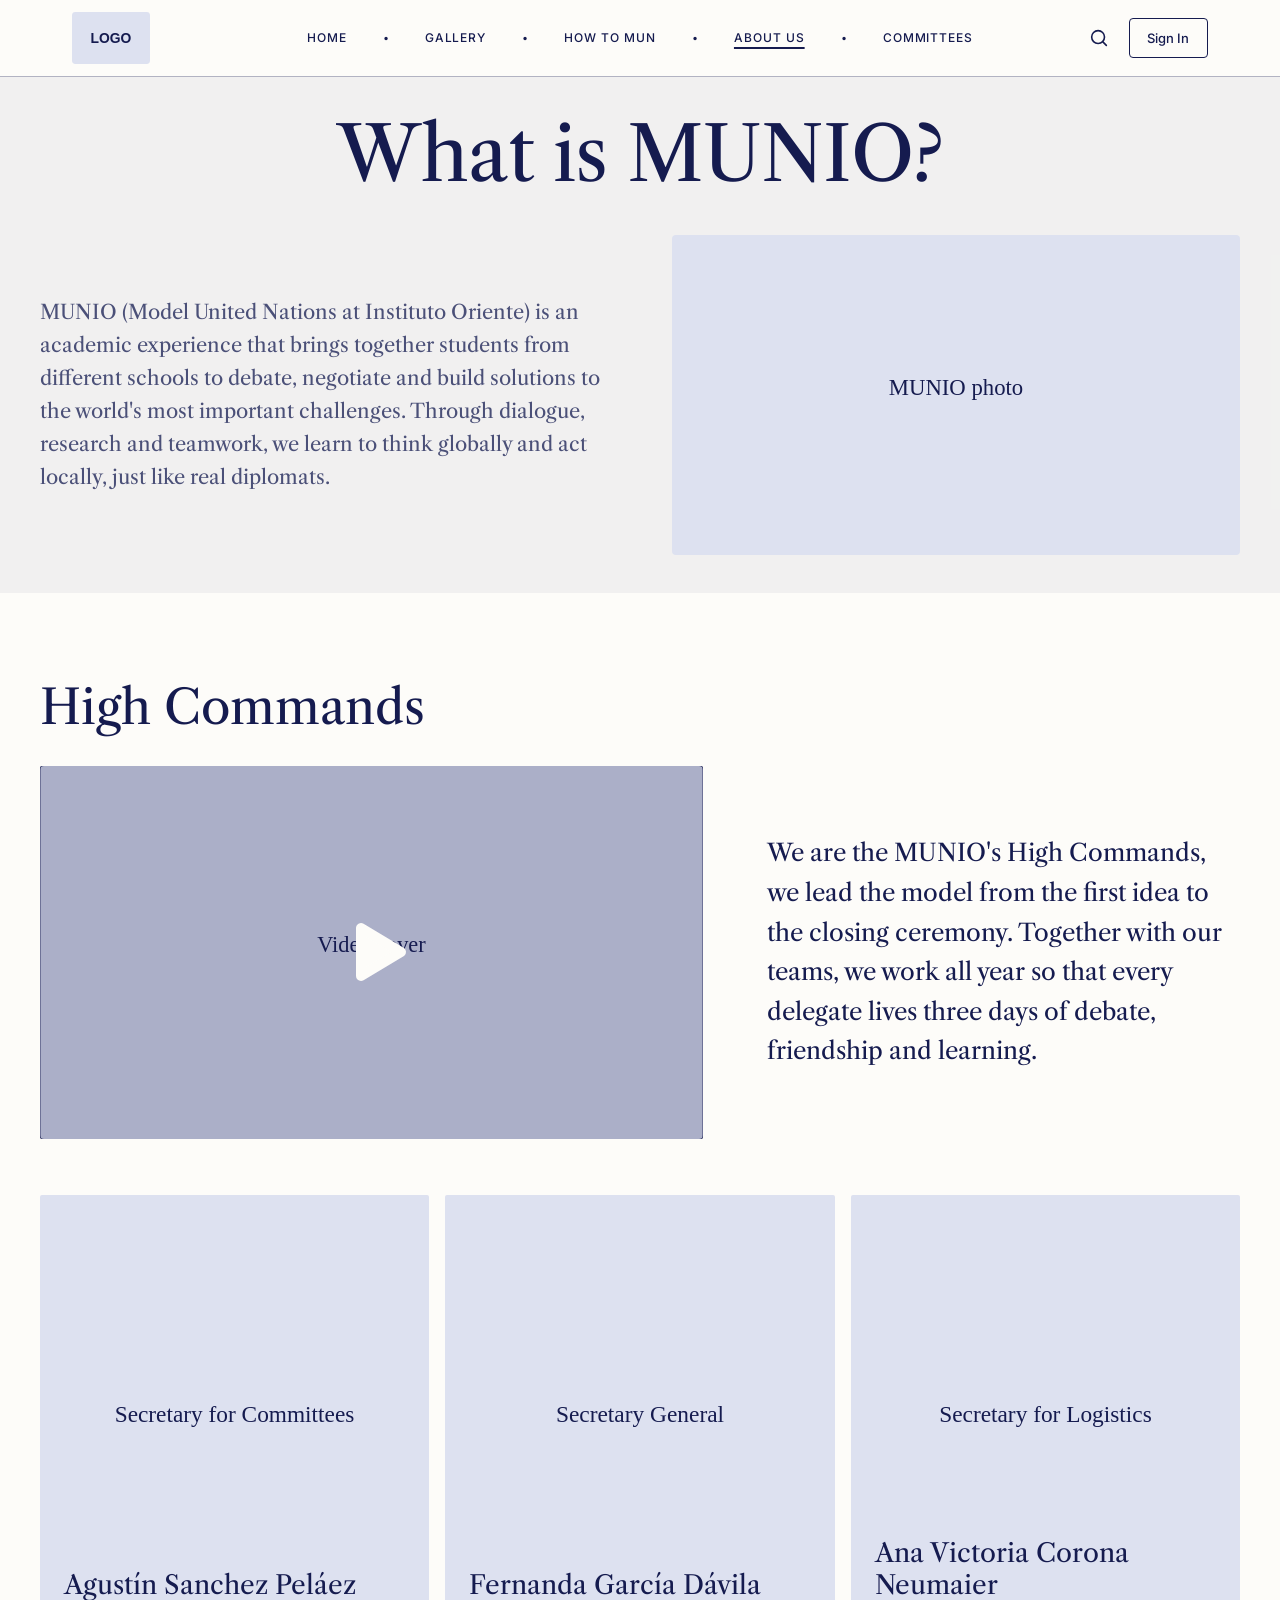
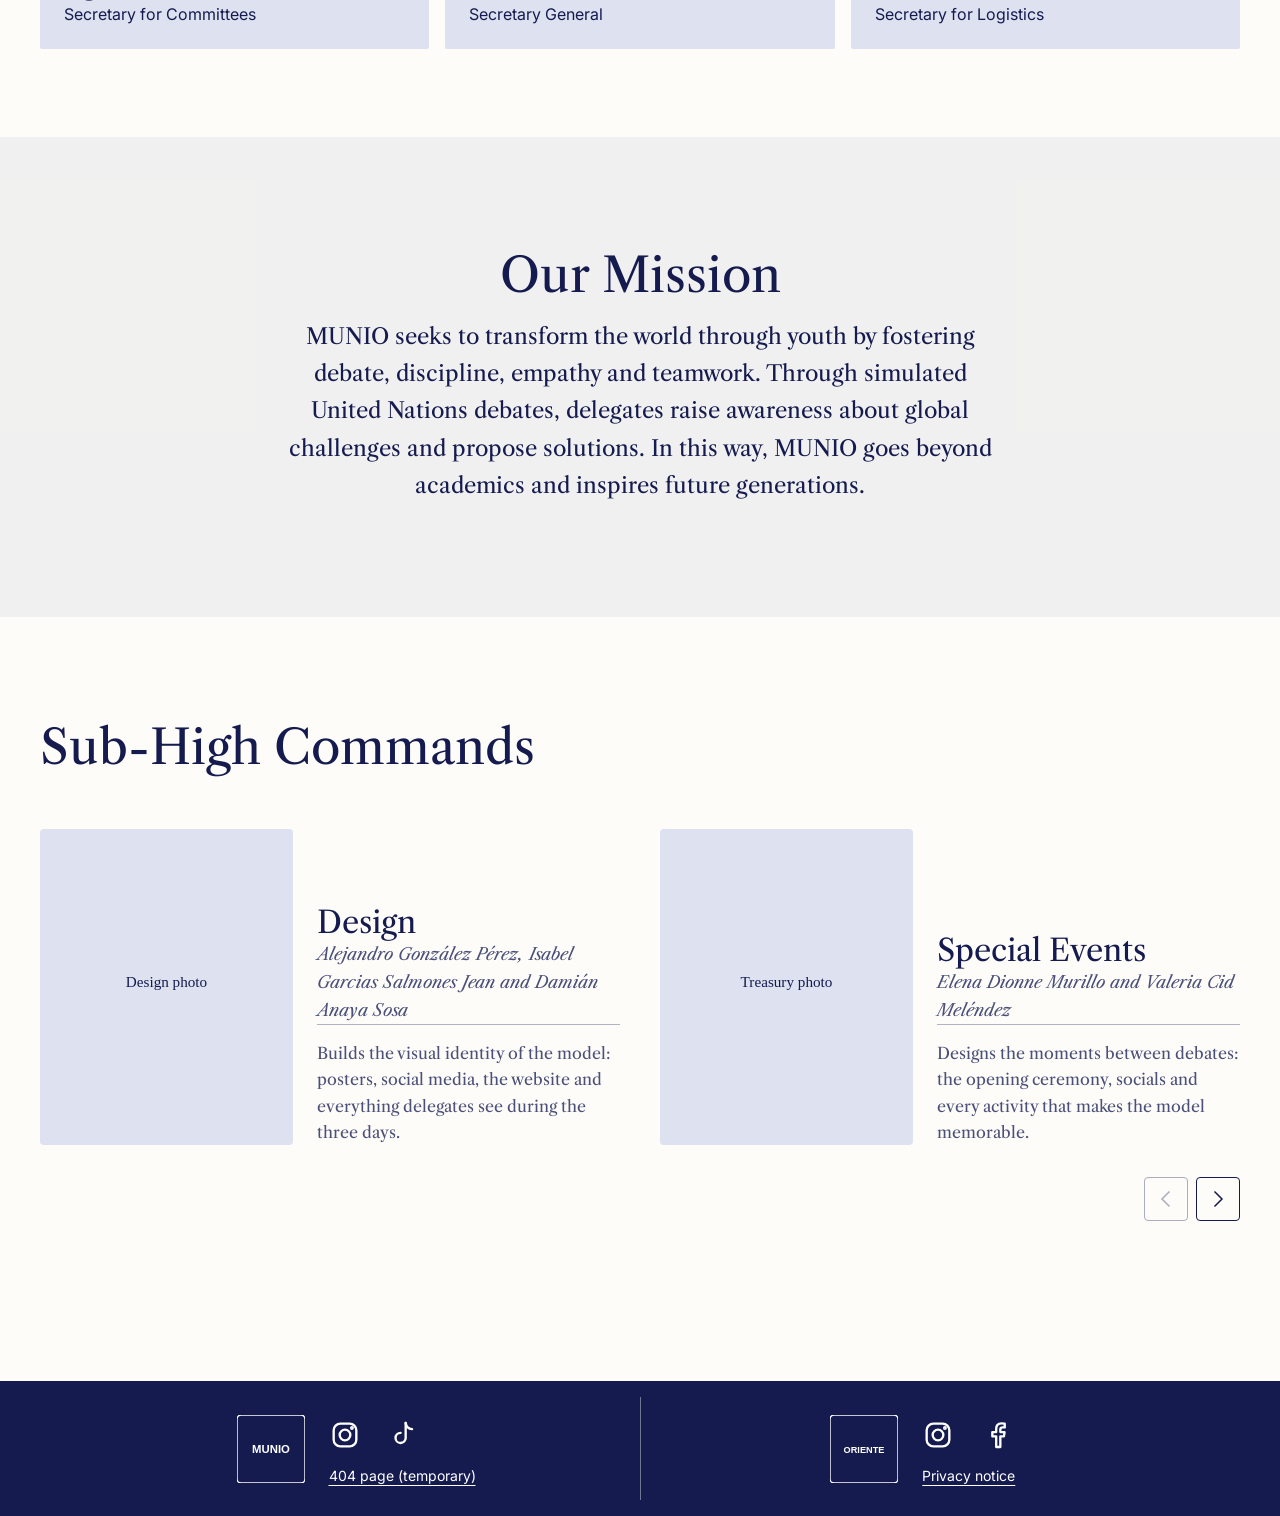
<file: pages/about-us/about-us.html>
<!DOCTYPE html>
<html lang="en" data-root="../../">
<head>
  <meta charset="UTF-8">
  <meta name="viewport" content="width=device-width, initial-scale=1">
  <title>About Us | MUNIO XVII</title>
  <meta name="description" content="Meet the students behind MUNIO XVII: our mission, the High Command and the teams that run the model.">
  <meta name="theme-color" content="#FDFCF9">
  <link rel="icon" href="../../assets/logo-window.png" type="image/png">

  <link rel="preconnect" href="https://fonts.googleapis.com">
  <link rel="preconnect" href="https://fonts.gstatic.com" crossorigin>
  <link rel="stylesheet" href="https://fonts.googleapis.com/css2?family=Inter:wght@400..600&family=Libre+Caslon+Text:ital,wght@0,400;1,400&display=swap">

  <!-- Orden: tokens -> base -> componentes globales -> página. Rutas desde pages/about-us/ -->
  <link rel="stylesheet" href="../../styles/variables.css">
  <link rel="stylesheet" href="../../styles/global.css">
  <link rel="stylesheet" href="../../shared/css/header.css">
  <link rel="stylesheet" href="../../shared/css/components.css">
  <link rel="stylesheet" href="../../shared/css/footer.css">
  <link rel="stylesheet" href="about-us.css">

  <script src="../../shared/js/include.js" defer></script>
  <script src="../../shared/js/header.js" defer></script>
  <script src="../../shared/js/about-us.js" defer></script>
</head>

<body>
  <a class="skip-link" href="#main">Skip to content</a>
  <div data-include="shared/components/header.html" class="header-slot"></div>

  <main id="main" class="about">

    <!-- 1. What is MUNIO -->
    <section class="intro" aria-labelledby="intro-title">
      <div class="about__wrap">
        <h1 id="intro-title" class="intro__title">What is MUNIO?</h1>
        <div class="intro__grid">
          <p class="intro__text">MUNIO (Model United Nations at Instituto Oriente) is an academic experience that brings together students from different schools to debate, negotiate and build solutions to the world's most important challenges. Through dialogue, research and teamwork, we learn to think globally and act locally, just like real diplomats.</p>
          <img class="intro__photo" src="data:image/svg+xml,%3Csvg xmlns='http://www.w3.org/2000/svg' viewBox='0 0 1200 800'%3E%3Crect width='1200' height='800' fill='%23DDE1F0'/%3E%3Ctext x='600.0' y='400.0' text-anchor='middle' font-family='serif' font-size='48' fill='%23151B4F'%3EMUNIO photo%3C/text%3E%3C/svg%3E" alt="Delegates at a MUNIO session (placeholder photo)" width="1200" height="800" decoding="async">
        </div>
      </div>
    </section>

    <!-- 2. High Commands: portada de video + texto de bienvenida, y 3 fotos 2:3 con texto al pasar el cursor.
         JS: shared/js/about-us.js (video y toque en pantallas táctiles) -->
    <section class="leaders about__wrap" aria-labelledby="leaders-title" data-leaders>
      <h2 id="leaders-title" class="title">High Commands</h2>

      <div class="leaders__intro">
        <div class="hcover" data-video="">
          <img class="hcover__img" src="data:image/svg+xml,%3Csvg xmlns='http://www.w3.org/2000/svg' viewBox='0 0 1600 900'%3E%3Crect width='1600' height='900' fill='%23DDE1F0'/%3E%3Ctext x='800.0' y='450.0' text-anchor='middle' font-family='serif' font-size='54' fill='%23151B4F'%3EVideo cover%3C/text%3E%3C/svg%3E" alt="Cover of the High Commands introduction video (placeholder photo)" width="1600" height="900" decoding="async">
          <button class="hcover__play" type="button" aria-label="Play the High Commands introduction video"><svg viewBox="0 0 24 24" width="32" height="32" aria-hidden="true" focusable="false"><path d="M8.5 6v12l10-6z" fill="currentColor" stroke="currentColor" stroke-width="2.5" stroke-linejoin="round"/></svg></button>
          <p class="hcover__note" role="status" hidden>Introduction video coming soon.</p>
        </div>
        <div class="leaders__welcome">
          <p>We are the MUNIO's High Commands, we lead the model from the first idea to the closing ceremony. Together with our teams, we work all year so that every delegate lives three days of debate, friendship and learning.</p>
        </div>
      </div>

      <ul class="hcards">
          <li class="hcard" tabindex="0">
            <img class="" src="data:image/svg+xml,%3Csvg xmlns='http://www.w3.org/2000/svg' viewBox='0 0 600 900'%3E%3Crect width='600' height='900' fill='%23DDE1F0'/%3E%3Ctext x='300.0' y='450.0' text-anchor='middle' font-family='serif' font-size='36' fill='%23151B4F'%3ESecretary General%3C/text%3E%3C/svg%3E" alt="Full Name One, Secretary General (placeholder photo)" width="600" height="900" loading="lazy" decoding="async">
            <div class="hcard__info"><p>I am discplined, talkative, outgoing, determined, committed, and empathetic. I love traveling around the world, laughing , and interacting with people, and I ejoy taking on challenges.</p></div>
            <p class="hcard__caption"><span class="hcard__role">Secretary General</span><span class="hcard__name">Fernanda García Dávila</span></p>
          </li>
          <li class="hcard" tabindex="0">
            <img class="" src="data:image/svg+xml,%3Csvg xmlns='http://www.w3.org/2000/svg' viewBox='0 0 600 900'%3E%3Crect width='600' height='900' fill='%23DDE1F0'/%3E%3Ctext x='300.0' y='450.0' text-anchor='middle' font-family='serif' font-size='36' fill='%23151B4F'%3ESecretary for Committees%3C/text%3E%3C/svg%3E" alt="Full Name Two, Secretary for Committees (placeholder photo)" width="600" height="900" loading="lazy" decoding="async">
            <div class="hcard__info"><p>I am driven by challenge, energized by people, and always ready to find the humor in any moment. Sports have taught me discipline, resilience, and the value of pushing beyond what feels possible. As part of MUNIO, I aspire to lead my chairs and contribute to a model that grows into somehting truly meaningfull. <br> <br> "If you want to be the best, you have to do things that other people are not willing to do"</p></div>
            <p class="hcard__caption"><span class="hcard__role">Secretary for Committees</span><span class="hcard__name">Agustín Sanchez Peláez</span></p>
          </li>
          <li class="hcard" tabindex="0">
            <img class="" src="data:image/svg+xml,%3Csvg xmlns='http://www.w3.org/2000/svg' viewBox='0 0 600 900'%3E%3Crect width='600' height='900' fill='%23DDE1F0'/%3E%3Ctext x='300.0' y='450.0' text-anchor='middle' font-family='serif' font-size='36' fill='%23151B4F'%3ESecretary for Logistics%3C/text%3E%3C/svg%3E" alt="Full Name Three, Secretary for Logistics (placeholder photo)" width="600" height="900" loading="lazy" decoding="async">
            <div class="hcard__info"><p>I am a cheerful, curious, grateful, and loyal person. I firmly believe in empathetic leadership and I am confident of who I am. I face life with dischipline, creativity, and a sense of justice. I am noble and committed. I love singing and dancing, I love Mexico, and my family. <br><br> If you act with love and passion, life smiles at you</p></div>
            <p class="hcard__caption"><span class="hcard__role">Secretary for Logistics</span><span class="hcard__name">Ana Victoria Corona Neumaier</span></p>
          </li>
      </ul>
    </section>

    <!-- 3. Our Mission: solo texto, centrado -->
    <section class="mission" aria-labelledby="mission-title">
      <div class="about__wrap">
        <h2 id="mission-title" class="title">Our Mission</h2>
        <p class="mission__text">MUNIO seeks to transform the world through youth by fostering debate, discipline, empathy and teamwork. Through simulated United Nations debates, delegates raise awareness about global challenges and propose solutions. In this way, MUNIO goes beyond academics and inspires future generations.</p>
      </div>
    </section>

    <!-- 4. Sub-High Commands: carrusel -->
    <section class="subhc" aria-labelledby="subhc-title" data-carousel>
      <div class="about__wrap">
        <div class="subhc__head">
          <h2 id="subhc-title" class="title">Sub-High Commands</h2>
        </div>
        <div class="subhc__stage">
        <ul class="subhc__track" tabindex="0" aria-label="Sub-High Commands, scrollable">
        <li class="slide" aria-label="1 of 5">
          <img class="slide__photo" src="data:image/svg+xml,%3Csvg xmlns='http://www.w3.org/2000/svg' viewBox='0 0 800 1000'%3E%3Crect width='800' height='1000' fill='%23DDE1F0'/%3E%3Ctext x='400.0' y='500.0' text-anchor='middle' font-family='serif' font-size='48' fill='%23151B4F'%3EDesign photo%3C/text%3E%3C/svg%3E" alt="Design team (placeholder photo)" width="800" height="1000" loading="lazy" decoding="async">
          <div class="slide__body">
            <h3 class="slide__team">Design</h3>
            <p class="slide__name">Alejandro González Pérez, Isabel Garcias Salmones Jean and Damián Anaya Sosa</p>
            <p class="slide__text">Builds the visual identity of the model: posters, social media, the website and everything delegates see during the three days.</p>
          </div>
        </li>
        <li class="slide" aria-label="2 of 5">
          <img class="slide__photo" src="data:image/svg+xml,%3Csvg xmlns='http://www.w3.org/2000/svg' viewBox='0 0 800 1000'%3E%3Crect width='800' height='1000' fill='%23DDE1F0'/%3E%3Ctext x='400.0' y='500.0' text-anchor='middle' font-family='serif' font-size='48' fill='%23151B4F'%3ETreasury photo%3C/text%3E%3C/svg%3E" alt="Treasury team (placeholder photo)" width="800" height="1000" loading="lazy" decoding="async">
          <div class="slide__body">
            <h3 class="slide__team">Special Events</h3>
            <p class="slide__name">Elena Dionne Murillo and Valeria Cid Meléndez</p>
            <p class="slide__text">Designs the moments between debates: the opening ceremony, socials and every activity that makes the model memorable.</p>
          </div>
        </li>
        <li class="slide" aria-label="3 of 5">
          <img class="slide__photo" src="data:image/svg+xml,%3Csvg xmlns='http://www.w3.org/2000/svg' viewBox='0 0 800 1000'%3E%3Crect width='800' height='1000' fill='%23DDE1F0'/%3E%3Ctext x='400.0' y='500.0' text-anchor='middle' font-family='serif' font-size='48' fill='%23151B4F'%3EStaff photo%3C/text%3E%3C/svg%3E" alt="Staff team (placeholder photo)" width="800" height="1000" loading="lazy" decoding="async">
          <div class="slide__body">
            <h3 class="slide__team">Foreign Affairs</h3>
            <p class="slide__name">Ana Camila Medellin Cortina and Carlos Solís Valderrábano</p>
            <p class="slide__text">Connects MUNIO with other schools, delegations and guests, and handles invitations, protocol and outside communication.</p>
          </div>
        </li>
        <li class="slide" aria-label="4 of 5">
          <img class="slide__photo" src="data:image/svg+xml,%3Csvg xmlns='http://www.w3.org/2000/svg' viewBox='0 0 800 1000'%3E%3Crect width='800' height='1000' fill='%23DDE1F0'/%3E%3Ctext x='400.0' y='500.0' text-anchor='middle' font-family='serif' font-size='48' fill='%23151B4F'%3EForeign Affairs photo%3C/text%3E%3C/svg%3E" alt="Foreign Affairs team (placeholder photo)" width="800" height="1000" loading="lazy" decoding="async">
          <div class="slide__body">
            <h3 class="slide__team">Staff</h3>
            <p class="slide__name">Loretta Moro Barba and Rafael Muñozcano Garrido</p>
            <p class="slide__text">Runs the logistics on the ground: rooms, schedules and materials, and manage the staff team that supports chairs and delegates from the first session to the closing.</p>
          </div>
        </li>
        <li class="slide" aria-label="5 of 5">
          <img class="slide__photo" src="data:image/svg+xml,%3Csvg xmlns='http://www.w3.org/2000/svg' viewBox='0 0 800 1000'%3E%3Crect width='800' height='1000' fill='%23DDE1F0'/%3E%3Ctext x='400.0' y='500.0' text-anchor='middle' font-family='serif' font-size='48' fill='%23151B4F'%3ESpecial Events photo%3C/text%3E%3C/svg%3E" alt="Special Events team (placeholder photo)" width="800" height="1000" loading="lazy" decoding="async">
          <div class="slide__body">
            <h3 class="slide__team">Treasury</h3>
            <p class="slide__name">Natalia García Rubio and José Agustin Carrera Vega</p>
            <p class="slide__text">Plans the budget, manages registration fees and sponsorships, and makes sure every peso of the event is accounted for.</p>
          </div>
        </li>
        </ul>
        <div class="subhc__controls">
          <div class="subhc__btns">
            <button class="subhc__btn" type="button" data-prev aria-label="Previous slide"><svg viewBox="0 0 24 24" width="24" height="24" aria-hidden="true" focusable="false"><path d="M15 5l-7 7 7 7" fill="none" stroke="currentColor" stroke-width="1.5" stroke-linecap="square"/></svg></button>
            <button class="subhc__btn" type="button" data-next aria-label="Next slide"><svg viewBox="0 0 24 24" width="24" height="24" aria-hidden="true" focusable="false"><path d="M9 5l7 7-7 7" fill="none" stroke="currentColor" stroke-width="1.5" stroke-linecap="square"/></svg></button>
          </div>
        </div>
        </div>
      </div>
    </section>

  </main>

  <div data-include="shared/components/footer.html" class="footer-slot"></div>
</body>
</html>
</file>
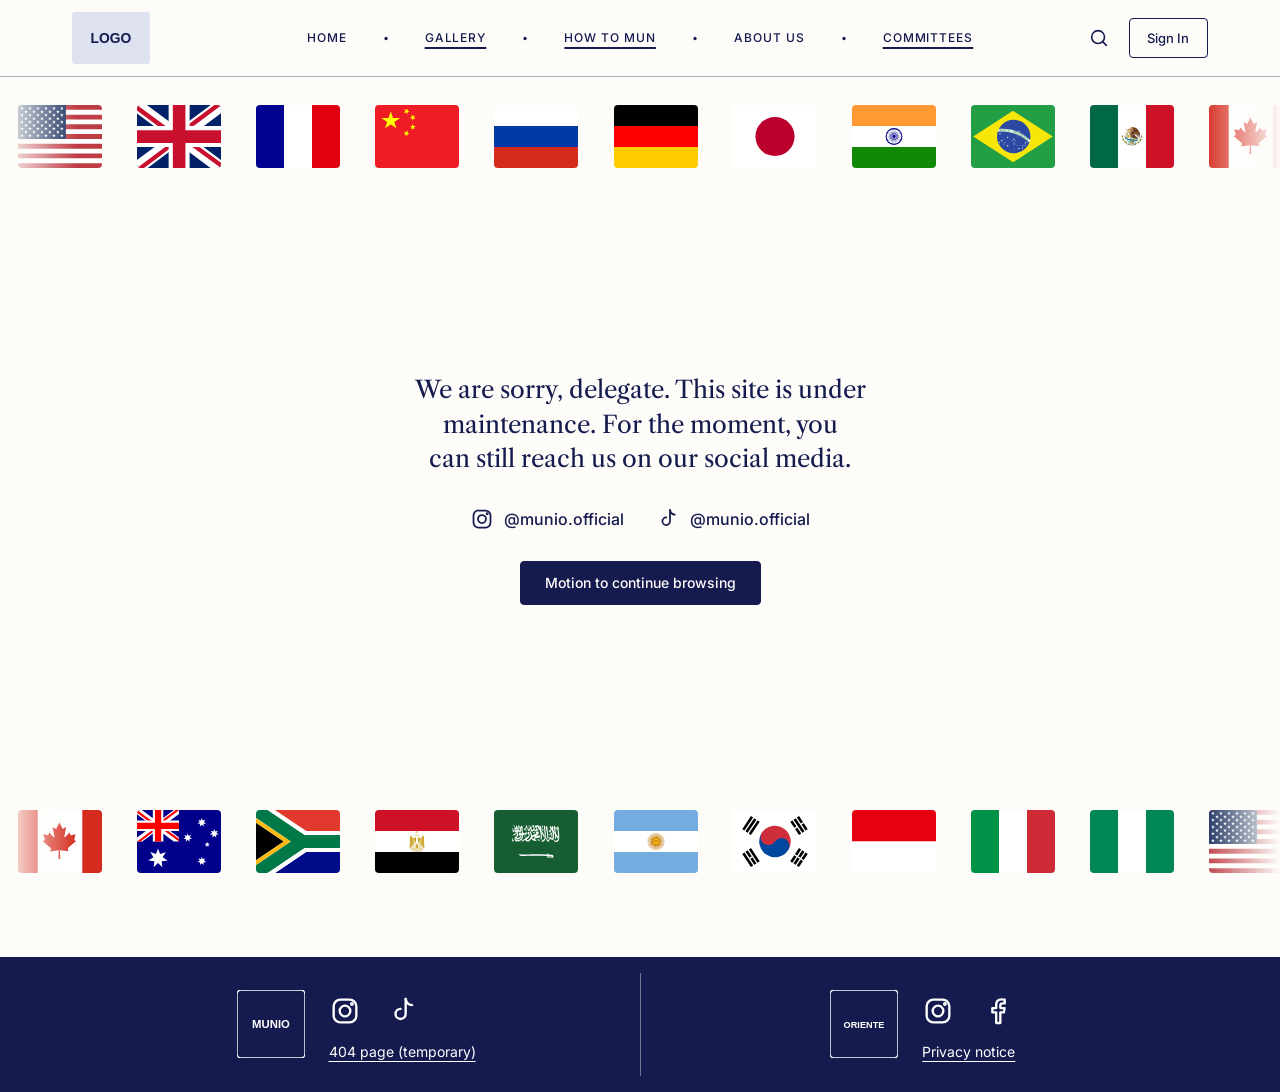
<file: pages/maintenance/maintenance.html>
<!DOCTYPE html>
<html lang="en" data-root="../../">
<head>
  <meta charset="UTF-8">
  <meta name="viewport" content="width=device-width, initial-scale=1">
  <title>Under maintenance | MUNIO XVII</title>
  <meta name="description" content="This section of the MUNIO XVII website is under maintenance. You can still reach us on our social media.">
  <meta name="robots" content="noindex">
  <meta name="theme-color" content="#FDFCF9">
  <link rel="icon" href="../../assets/logo-window.png" type="image/png">

  <link rel="preconnect" href="https://fonts.googleapis.com">
  <link rel="preconnect" href="https://fonts.gstatic.com" crossorigin>
  <link rel="stylesheet" href="https://fonts.googleapis.com/css2?family=Inter:wght@400..600&family=Libre+Caslon+Text:ital,wght@0,400;1,400&display=swap">

  <!-- Orden: tokens -> base -> componentes globales -> página. Rutas desde pages/maintenance/ -->
  <link rel="stylesheet" href="../../styles/variables.css">
  <link rel="stylesheet" href="../../styles/global.css">
  <link rel="stylesheet" href="../../shared/css/header.css">
  <link rel="stylesheet" href="../../shared/css/components.css">
  <link rel="stylesheet" href="../../shared/css/footer.css">
  <link rel="stylesheet" href="maintenance.css">

  <script src="../../shared/js/include.js" defer></script>
  <script src="../../shared/js/header.js" defer></script>
</head>

<body>
  <a class="skip-link" href="#main">Skip to content</a>
  <div data-include="shared/components/header.html" class="header-slot"></div>

  <!-- El <main> mide (pantalla - header): el footer queda justo debajo del borde, visible al hacer scroll -->
  <main id="main" class="maintenance">

    <!-- Fila superior: banderas desplazándose hacia la derecha -->
    <div class="flags" aria-hidden="true">
      <div class="flags__viewport">
        <ul class="flags__track flags__track--right">
            <li class="flags__item"><img src="../../pages/maintenance/images/flags/us.svg" alt="" width="72" height="54" loading="lazy" decoding="async"></li>
            <li class="flags__item"><img src="../../pages/maintenance/images/flags/gb.svg" alt="" width="72" height="54" loading="lazy" decoding="async"></li>
            <li class="flags__item"><img src="../../pages/maintenance/images/flags/fr.svg" alt="" width="72" height="54" loading="lazy" decoding="async"></li>
            <li class="flags__item"><img src="../../pages/maintenance/images/flags/cn.svg" alt="" width="72" height="54" loading="lazy" decoding="async"></li>
            <li class="flags__item"><img src="../../pages/maintenance/images/flags/ru.svg" alt="" width="72" height="54" loading="lazy" decoding="async"></li>
            <li class="flags__item"><img src="../../pages/maintenance/images/flags/de.svg" alt="" width="72" height="54" loading="lazy" decoding="async"></li>
            <li class="flags__item"><img src="../../pages/maintenance/images/flags/jp.svg" alt="" width="72" height="54" loading="lazy" decoding="async"></li>
            <li class="flags__item"><img src="../../pages/maintenance/images/flags/in.svg" alt="" width="72" height="54" loading="lazy" decoding="async"></li>
            <li class="flags__item"><img src="../../pages/maintenance/images/flags/br.svg" alt="" width="72" height="54" loading="lazy" decoding="async"></li>
            <li class="flags__item"><img src="../../pages/maintenance/images/flags/mx.svg" alt="" width="72" height="54" loading="lazy" decoding="async"></li>
            <li class="flags__item"><img src="../../pages/maintenance/images/flags/ca.svg" alt="" width="72" height="54" loading="lazy" decoding="async"></li>
            <li class="flags__item"><img src="../../pages/maintenance/images/flags/au.svg" alt="" width="72" height="54" loading="lazy" decoding="async"></li>
            <li class="flags__item"><img src="../../pages/maintenance/images/flags/za.svg" alt="" width="72" height="54" loading="lazy" decoding="async"></li>
            <li class="flags__item"><img src="../../pages/maintenance/images/flags/eg.svg" alt="" width="72" height="54" loading="lazy" decoding="async"></li>
            <li class="flags__item"><img src="../../pages/maintenance/images/flags/sa.svg" alt="" width="72" height="54" loading="lazy" decoding="async"></li>
            <li class="flags__item"><img src="../../pages/maintenance/images/flags/ar.svg" alt="" width="72" height="54" loading="lazy" decoding="async"></li>
            <li class="flags__item"><img src="../../pages/maintenance/images/flags/kr.svg" alt="" width="72" height="54" loading="lazy" decoding="async"></li>
            <li class="flags__item"><img src="../../pages/maintenance/images/flags/id.svg" alt="" width="72" height="54" loading="lazy" decoding="async"></li>
            <li class="flags__item"><img src="../../pages/maintenance/images/flags/it.svg" alt="" width="72" height="54" loading="lazy" decoding="async"></li>
            <li class="flags__item"><img src="../../pages/maintenance/images/flags/ng.svg" alt="" width="72" height="54" loading="lazy" decoding="async"></li>
            <li class="flags__item" aria-hidden="true"><img src="../../pages/maintenance/images/flags/us.svg" alt="" width="72" height="54" loading="lazy" decoding="async"></li>
            <li class="flags__item" aria-hidden="true"><img src="../../pages/maintenance/images/flags/gb.svg" alt="" width="72" height="54" loading="lazy" decoding="async"></li>
            <li class="flags__item" aria-hidden="true"><img src="../../pages/maintenance/images/flags/fr.svg" alt="" width="72" height="54" loading="lazy" decoding="async"></li>
            <li class="flags__item" aria-hidden="true"><img src="../../pages/maintenance/images/flags/cn.svg" alt="" width="72" height="54" loading="lazy" decoding="async"></li>
            <li class="flags__item" aria-hidden="true"><img src="../../pages/maintenance/images/flags/ru.svg" alt="" width="72" height="54" loading="lazy" decoding="async"></li>
            <li class="flags__item" aria-hidden="true"><img src="../../pages/maintenance/images/flags/de.svg" alt="" width="72" height="54" loading="lazy" decoding="async"></li>
            <li class="flags__item" aria-hidden="true"><img src="../../pages/maintenance/images/flags/jp.svg" alt="" width="72" height="54" loading="lazy" decoding="async"></li>
            <li class="flags__item" aria-hidden="true"><img src="../../pages/maintenance/images/flags/in.svg" alt="" width="72" height="54" loading="lazy" decoding="async"></li>
            <li class="flags__item" aria-hidden="true"><img src="../../pages/maintenance/images/flags/br.svg" alt="" width="72" height="54" loading="lazy" decoding="async"></li>
            <li class="flags__item" aria-hidden="true"><img src="../../pages/maintenance/images/flags/mx.svg" alt="" width="72" height="54" loading="lazy" decoding="async"></li>
            <li class="flags__item" aria-hidden="true"><img src="../../pages/maintenance/images/flags/ca.svg" alt="" width="72" height="54" loading="lazy" decoding="async"></li>
            <li class="flags__item" aria-hidden="true"><img src="../../pages/maintenance/images/flags/au.svg" alt="" width="72" height="54" loading="lazy" decoding="async"></li>
            <li class="flags__item" aria-hidden="true"><img src="../../pages/maintenance/images/flags/za.svg" alt="" width="72" height="54" loading="lazy" decoding="async"></li>
            <li class="flags__item" aria-hidden="true"><img src="../../pages/maintenance/images/flags/eg.svg" alt="" width="72" height="54" loading="lazy" decoding="async"></li>
            <li class="flags__item" aria-hidden="true"><img src="../../pages/maintenance/images/flags/sa.svg" alt="" width="72" height="54" loading="lazy" decoding="async"></li>
            <li class="flags__item" aria-hidden="true"><img src="../../pages/maintenance/images/flags/ar.svg" alt="" width="72" height="54" loading="lazy" decoding="async"></li>
            <li class="flags__item" aria-hidden="true"><img src="../../pages/maintenance/images/flags/kr.svg" alt="" width="72" height="54" loading="lazy" decoding="async"></li>
            <li class="flags__item" aria-hidden="true"><img src="../../pages/maintenance/images/flags/id.svg" alt="" width="72" height="54" loading="lazy" decoding="async"></li>
            <li class="flags__item" aria-hidden="true"><img src="../../pages/maintenance/images/flags/it.svg" alt="" width="72" height="54" loading="lazy" decoding="async"></li>
            <li class="flags__item" aria-hidden="true"><img src="../../pages/maintenance/images/flags/ng.svg" alt="" width="72" height="54" loading="lazy" decoding="async"></li>
        </ul>
      </div>
    </div>

    <!-- Mensaje central -->
    <section class="maintenance__body" aria-labelledby="maintenance-title">
      <div class="maintenance__text">
        <h1 id="maintenance-title" class="status__text">We are sorry, delegate. This site is under maintenance. For the moment, you can still reach us on our social media.</h1>

        <ul class="social-links">
          <li><a class="social-links__link" href="https://www.instagram.com/munio.official/" target="_blank" rel="noopener noreferrer">
            <svg class="social-links__icon" viewBox="0 0 24 24" aria-hidden="true" focusable="false"><rect x="3.5" y="3.5" width="17" height="17" rx="5"/><circle cx="12" cy="12" r="4"/><circle cx="17.2" cy="6.8" r=".6"/></svg>
            <span>@munio.official</span><span class="visually-hidden"> on Instagram (opens in a new tab)</span></a></li>
          <li><a class="social-links__link" href="https://www.tiktok.com/@munio.official" target="_blank" rel="noopener noreferrer">
            <svg class="social-links__icon" viewBox="0 0 24 24" aria-hidden="true" focusable="false"><path d="M14 3v11.2a3.8 3.8 0 1 1-3.8-3.8"/><path d="M14 3c.4 2.6 2 4.4 4.8 4.6"/></svg>
            <span>@munio.official</span><span class="visually-hidden"> on TikTok (opens in a new tab)</span></a></li>
        </ul>

        <a class="btn-primary" href="../../index.html">Motion to continue browsing</a>

      </div>
    </section>

    <!-- Fila inferior: banderas desplazándose hacia la izquierda -->
    <div class="flags" aria-hidden="true">
      <div class="flags__viewport">
        <ul class="flags__track flags__track--left">
            <li class="flags__item"><img src="../../pages/maintenance/images/flags/ca.svg" alt="" width="72" height="54" loading="lazy" decoding="async"></li>
            <li class="flags__item"><img src="../../pages/maintenance/images/flags/au.svg" alt="" width="72" height="54" loading="lazy" decoding="async"></li>
            <li class="flags__item"><img src="../../pages/maintenance/images/flags/za.svg" alt="" width="72" height="54" loading="lazy" decoding="async"></li>
            <li class="flags__item"><img src="../../pages/maintenance/images/flags/eg.svg" alt="" width="72" height="54" loading="lazy" decoding="async"></li>
            <li class="flags__item"><img src="../../pages/maintenance/images/flags/sa.svg" alt="" width="72" height="54" loading="lazy" decoding="async"></li>
            <li class="flags__item"><img src="../../pages/maintenance/images/flags/ar.svg" alt="" width="72" height="54" loading="lazy" decoding="async"></li>
            <li class="flags__item"><img src="../../pages/maintenance/images/flags/kr.svg" alt="" width="72" height="54" loading="lazy" decoding="async"></li>
            <li class="flags__item"><img src="../../pages/maintenance/images/flags/id.svg" alt="" width="72" height="54" loading="lazy" decoding="async"></li>
            <li class="flags__item"><img src="../../pages/maintenance/images/flags/it.svg" alt="" width="72" height="54" loading="lazy" decoding="async"></li>
            <li class="flags__item"><img src="../../pages/maintenance/images/flags/ng.svg" alt="" width="72" height="54" loading="lazy" decoding="async"></li>
            <li class="flags__item"><img src="../../pages/maintenance/images/flags/us.svg" alt="" width="72" height="54" loading="lazy" decoding="async"></li>
            <li class="flags__item"><img src="../../pages/maintenance/images/flags/gb.svg" alt="" width="72" height="54" loading="lazy" decoding="async"></li>
            <li class="flags__item"><img src="../../pages/maintenance/images/flags/fr.svg" alt="" width="72" height="54" loading="lazy" decoding="async"></li>
            <li class="flags__item"><img src="../../pages/maintenance/images/flags/cn.svg" alt="" width="72" height="54" loading="lazy" decoding="async"></li>
            <li class="flags__item"><img src="../../pages/maintenance/images/flags/ru.svg" alt="" width="72" height="54" loading="lazy" decoding="async"></li>
            <li class="flags__item"><img src="../../pages/maintenance/images/flags/de.svg" alt="" width="72" height="54" loading="lazy" decoding="async"></li>
            <li class="flags__item"><img src="../../pages/maintenance/images/flags/jp.svg" alt="" width="72" height="54" loading="lazy" decoding="async"></li>
            <li class="flags__item"><img src="../../pages/maintenance/images/flags/in.svg" alt="" width="72" height="54" loading="lazy" decoding="async"></li>
            <li class="flags__item"><img src="../../pages/maintenance/images/flags/br.svg" alt="" width="72" height="54" loading="lazy" decoding="async"></li>
            <li class="flags__item"><img src="../../pages/maintenance/images/flags/mx.svg" alt="" width="72" height="54" loading="lazy" decoding="async"></li>
            <li class="flags__item" aria-hidden="true"><img src="../../pages/maintenance/images/flags/ca.svg" alt="" width="72" height="54" loading="lazy" decoding="async"></li>
            <li class="flags__item" aria-hidden="true"><img src="../../pages/maintenance/images/flags/au.svg" alt="" width="72" height="54" loading="lazy" decoding="async"></li>
            <li class="flags__item" aria-hidden="true"><img src="../../pages/maintenance/images/flags/za.svg" alt="" width="72" height="54" loading="lazy" decoding="async"></li>
            <li class="flags__item" aria-hidden="true"><img src="../../pages/maintenance/images/flags/eg.svg" alt="" width="72" height="54" loading="lazy" decoding="async"></li>
            <li class="flags__item" aria-hidden="true"><img src="../../pages/maintenance/images/flags/sa.svg" alt="" width="72" height="54" loading="lazy" decoding="async"></li>
            <li class="flags__item" aria-hidden="true"><img src="../../pages/maintenance/images/flags/ar.svg" alt="" width="72" height="54" loading="lazy" decoding="async"></li>
            <li class="flags__item" aria-hidden="true"><img src="../../pages/maintenance/images/flags/kr.svg" alt="" width="72" height="54" loading="lazy" decoding="async"></li>
            <li class="flags__item" aria-hidden="true"><img src="../../pages/maintenance/images/flags/id.svg" alt="" width="72" height="54" loading="lazy" decoding="async"></li>
            <li class="flags__item" aria-hidden="true"><img src="../../pages/maintenance/images/flags/it.svg" alt="" width="72" height="54" loading="lazy" decoding="async"></li>
            <li class="flags__item" aria-hidden="true"><img src="../../pages/maintenance/images/flags/ng.svg" alt="" width="72" height="54" loading="lazy" decoding="async"></li>
            <li class="flags__item" aria-hidden="true"><img src="../../pages/maintenance/images/flags/us.svg" alt="" width="72" height="54" loading="lazy" decoding="async"></li>
            <li class="flags__item" aria-hidden="true"><img src="../../pages/maintenance/images/flags/gb.svg" alt="" width="72" height="54" loading="lazy" decoding="async"></li>
            <li class="flags__item" aria-hidden="true"><img src="../../pages/maintenance/images/flags/fr.svg" alt="" width="72" height="54" loading="lazy" decoding="async"></li>
            <li class="flags__item" aria-hidden="true"><img src="../../pages/maintenance/images/flags/cn.svg" alt="" width="72" height="54" loading="lazy" decoding="async"></li>
            <li class="flags__item" aria-hidden="true"><img src="../../pages/maintenance/images/flags/ru.svg" alt="" width="72" height="54" loading="lazy" decoding="async"></li>
            <li class="flags__item" aria-hidden="true"><img src="../../pages/maintenance/images/flags/de.svg" alt="" width="72" height="54" loading="lazy" decoding="async"></li>
            <li class="flags__item" aria-hidden="true"><img src="../../pages/maintenance/images/flags/jp.svg" alt="" width="72" height="54" loading="lazy" decoding="async"></li>
            <li class="flags__item" aria-hidden="true"><img src="../../pages/maintenance/images/flags/in.svg" alt="" width="72" height="54" loading="lazy" decoding="async"></li>
            <li class="flags__item" aria-hidden="true"><img src="../../pages/maintenance/images/flags/br.svg" alt="" width="72" height="54" loading="lazy" decoding="async"></li>
            <li class="flags__item" aria-hidden="true"><img src="../../pages/maintenance/images/flags/mx.svg" alt="" width="72" height="54" loading="lazy" decoding="async"></li>
        </ul>
      </div>
    </div>

  </main>

  <div data-include="shared/components/footer.html" class="footer-slot"></div>
</body>
</html>
</file>
<file: styles/variables.css>
/* styles/variables.css
   Design tokens de MUNIO XVII (colores, fuentes, medidas).
   Los HEX son estimaciones del logo: confirmar con el archivo vectorial original.
   Cargado por: todas las páginas, ANTES de global.css y de cualquier otro CSS. */

:root {
  --munio-navy: #151B4F;                 /* tinta y acento de marca (estimado del logo) */
  --munio-paper: #FDFCF9;                /* casi blanco cálido, estilo Reporter */
  --munio-muted: #4B5078;                /* texto secundario */
  --munio-line: rgb(21 27 79 / 0.32);    /* filetes finos */

  --font-serif: "Libre Caslon Text", Georgia, "Times New Roman", serif;
  --font-sans: "Inter", system-ui, -apple-system, "Segoe UI", Roboto, sans-serif;

  --gutter: clamp(1rem, 4vw, 2rem);
  --max-w: 75rem;
  --header-h: 4.25rem;
  --header-offset: calc(var(--header-h) + 1px); /* alto del header + su filete */

  color-scheme: light;
}

@media (min-width: 56rem) {
  :root { --header-h: 4.75rem; }
}
</file>
<file: styles/global.css>
/* styles/global.css
   Base global: reset mínimo, fondo del sitio y utilidades de accesibilidad.
   No contiene reglas propias de una página ni de un componente. */

*,
*::before,
*::after {
  box-sizing: border-box;
}

:root {
  /* Evita que el header fijo tape el destino de los enlaces ancla (#id) */
  scroll-padding-block-start: var(--header-offset);
}

body {
  margin: 0;
  background: var(--munio-paper);
  color: var(--munio-navy);
}

/* Texto solo para lectores de pantalla */
.visually-hidden {
  position: absolute;
  inline-size: 1px;
  block-size: 1px;
  margin: -1px;
  padding: 0;
  border: 0;
  overflow: hidden;
  clip-path: inset(50%);
  white-space: nowrap;
}

/* Enlace "Skip to content" (visible solo al enfocar con teclado) */
.skip-link {
  position: absolute;
  inset-block-start: -4rem;
  inset-inline-start: var(--gutter);
  z-index: 100;
  padding: 0.6rem 1rem;
  border-radius: 0.25rem;
  background: var(--munio-navy);
  color: var(--munio-paper);
  font: 500 0.875rem/1 var(--font-sans);
  text-decoration: none;
}
.skip-link:focus-visible { inset-block-start: 0.5rem; }
</file>
<file: shared/css/header.css>
/* shared/css/header.css
   Header global (referencia: Reporter): logo, menú, buscador y Sign In.
   Cargado por: todas las páginas. Usa los tokens de styles/variables.css.
   Móvil: [logo ........ lupa  Sign In  menú]
   Escritorio: [logo]  [Home  Gallery  How to MUN  About Us  Committees]  [lupa  Sign In] */

.site-header {
  position: sticky;
  inset-block-start: 0;
  z-index: 50;
  background: var(--munio-paper);
  border-block-end: 1px solid var(--munio-line);
  color: var(--munio-navy);
  font-family: var(--font-sans);
}

.site-header__inner {
  display: flex;
  align-items: center;
  gap: 0.25rem;
  max-inline-size: var(--max-w);
  min-block-size: var(--header-h);
  margin-inline: auto;
  padding-inline: var(--gutter);
}

.site-header__brand {
  display: inline-flex;
  align-items: center;
  margin-inline-end: auto;
}

.site-header__logo {
  display: block;
  block-size: 2.75rem;
  inline-size: auto;
}

.site-header__actions {
  display: flex;
  align-items: center;
  gap: 0.25rem;
  order: 2;
}

.site-nav { order: 3; }

.site-header :focus-visible {
  outline: 2px solid var(--munio-navy);
  outline-offset: 3px;
}

/* Botón de ícono (lupa, menú) */
.icon-btn {
  display: inline-grid;
  place-items: center;
  inline-size: 2.75rem;
  block-size: 2.75rem;
  padding: 0;
  border: 0;
  border-radius: 999px;
  background: transparent;
  color: inherit;
  cursor: pointer;
}
.icon-btn:hover { background: rgb(21 27 79 / 0.07); }
.icon-btn svg {
  inline-size: 1.375rem;
  block-size: 1.375rem;
  fill: none;
  stroke: currentColor;
  stroke-width: 1.75;
  stroke-linecap: round;
  stroke-linejoin: round;
}

/* Botón con contorno (Sign In), como "Subscribe" de Reporter */
.btn-outline {
  display: inline-flex;
  align-items: center;
  min-block-size: 2.5rem;
  padding-inline: 1.1rem;
  border: 1px solid var(--munio-navy);
  border-radius: var(--radius-btn);
  color: var(--munio-navy);
  font: 500 0.8125rem/1 var(--font-sans);
  text-decoration: none;
  white-space: nowrap;
}
.btn-outline:hover {
  background: var(--munio-navy);
  color: var(--munio-paper);
}

/* Enlaces del menú (base = móvil) */
.site-nav__list {
  margin: 0;
  padding: 0;
  list-style: none;
}
.site-nav__item { border-block-end: 1px solid var(--munio-line); }
.site-nav__link {
  display: block;
  padding-block: 0.9rem;
  color: inherit;
  font: 400 1.375rem/1.2 var(--font-serif);
  text-decoration: none;
}
.site-nav__link:hover {
  text-decoration: underline;
  text-decoration-thickness: 1px;
  text-underline-offset: 0.4em;
}
/* Página actual: subrayado grueso (no depende solo del color) */
.site-nav__link[aria-current="page"] {
  text-decoration: underline;
  text-decoration-thickness: 2px;
  text-underline-offset: 0.4em;
}

/* Redes sociales: solo en el menú móvil */
.site-nav__social {
  display: flex;
  flex-wrap: wrap;
  justify-content: center;
  gap: 0.25rem 2rem;
  padding-block: 0.75rem 0.25rem;
}
.site-nav__social a {
  display: inline-flex;
  align-items: center;
  gap: 0.65rem;
  min-block-size: 2.75rem;
  color: inherit;
  font: 500 1rem/1 var(--font-sans);
  text-decoration: none;
}
.site-nav__social svg {
  inline-size: 1.6rem;
  block-size: 1.6rem;
  fill: none;
  stroke: currentColor;
  stroke-width: 1.75;
  stroke-linecap: round;
  stroke-linejoin: round;
}

/* ----- Móvil: la lista es un popover a todo el ancho bajo el header ----- */
@media (max-width: 55.9375rem) {
  .site-nav__list {
    position: fixed;
    inset: var(--header-offset) 0 auto 0;
    margin: 0;
    inline-size: 100%;
    max-inline-size: none;
    block-size: fit-content;
    max-block-size: calc(100dvh - var(--header-offset));
    overflow: auto;
    padding: 0.25rem var(--gutter) 1.5rem;
    border: 0;
    border-block-end: 1px solid var(--munio-line);
    background: var(--munio-paper);
    color: var(--munio-navy);
    opacity: 0;
    translate: 0 -0.5rem;
  }
  .site-nav__list:is(:popover-open, .\:popover-open) {
    opacity: 1;
    translate: 0 0;
  }
  .site-nav__list::backdrop { background: rgb(21 27 79 / 0.25); }

  @media (prefers-reduced-motion: no-preference) {
    .site-nav__list {
      transition: opacity 0.2s ease, translate 0.2s ease, display 0.2s, overlay 0.2s;
      transition-behavior: allow-discrete;
    }
  }
  @starting-style {
    .site-nav__list:popover-open { opacity: 0; translate: 0 -0.5rem; }
  }
}

/* ----- Escritorio: la misma lista se muestra en línea, centrada ----- */
@media (min-width: 56rem) {
  .site-header__inner {
    display: grid;
    grid-template-columns: 1fr auto 1fr;
    gap: 1.5rem;
  }
  .site-header__brand { grid-column: 1; justify-self: start; margin-inline-end: 0; }
  .site-nav { grid-column: 2; order: 0; }
  .site-header__actions { grid-column: 3; justify-self: end; order: 0; gap: 0.5rem; }
  .site-header__logo { block-size: 3.25rem; }

  .site-nav__toggle { display: none; }

  /* Anula los estilos por defecto del navegador para [popover] */
  .site-nav__list {
    position: static;
    inset: auto;
    display: flex;
    justify-content: center;
    align-items: center;
    inline-size: auto;
    max-inline-size: none;
    block-size: auto;
    max-block-size: none;
    margin: 0;
    padding: 0;
    border: 0;
    overflow: visible;
    background: transparent;
    color: inherit;
  }
  .site-nav__item { display: flex; align-items: center; border: 0; }
  /* Punto separador entre páginas (decorativo; el texto alternativo vacío lo oculta a lectores de pantalla) */
  .site-nav__item + .site-nav__item::before {
    content: "·" / "";
    margin-inline: clamp(1.25rem, 3vw, 2.25rem);
    font: 700 1.25rem/1 var(--font-sans);
  }
  .site-nav__link {
    padding-block: 0.5rem;
    font: 500 0.75rem/1 var(--font-sans);
    letter-spacing: 0.08em;
    text-transform: uppercase;
  }
  .site-nav__social { display: none; }
}

/* ----- Panel de búsqueda (popover) ----- */
.search {
  position: fixed;
  inset: calc(var(--header-offset) + 0.5rem) 0 auto 0;
  margin: 0 auto;
  inline-size: min(36rem, calc(100% - 2 * var(--gutter)));
  block-size: fit-content;
  max-block-size: calc(100dvh - var(--header-offset) - 1rem);
  overflow: auto;
  padding: 1rem;
  border: 1px solid var(--munio-line);
  border-radius: 0.5rem;
  background: var(--munio-paper);
  color: var(--munio-navy);
  box-shadow: 0 1rem 2.5rem rgb(21 27 79 / 0.14);
  font-family: var(--font-sans);
}
.search::backdrop { background: rgb(21 27 79 / 0.25); }

@media (prefers-reduced-motion: no-preference) {
  .search {
    opacity: 0;
    translate: 0 -0.5rem;
    transition: opacity 0.2s ease, translate 0.2s ease, display 0.2s, overlay 0.2s;
    transition-behavior: allow-discrete;
  }
  .search:is(:popover-open, .\:popover-open) { opacity: 1; translate: 0 0; }
  @starting-style {
    .search:popover-open { opacity: 0; translate: 0 -0.5rem; }
  }
}

.search__input {
  inline-size: 100%;
  padding: 0.75rem 1rem;
  border: 1px solid var(--munio-navy);
  border-radius: 0.375rem;
  background: #fff;
  color: var(--munio-navy);
  font: 400 1rem/1.4 var(--font-sans); /* 16 px: evita el zoom automático en iOS */
}
.search__input:focus-visible { outline: 2px solid var(--munio-navy); outline-offset: 2px; }

.search__list { margin: 0.75rem 0 0; padding: 0; list-style: none; }
.search__link {
  display: grid;
  gap: 0.15rem;
  padding: 0.7rem 0.5rem;
  border-radius: 0.375rem;
  color: inherit;
  text-decoration: none;
}
.search__link:hover,
.search__link:focus-visible { background: rgb(21 27 79 / 0.07); }
.search__title { font: 400 1.125rem/1.2 var(--font-serif); }
.search__desc { color: var(--munio-muted); font: 400 0.8125rem/1.3 var(--font-sans); }
.search__empty { margin: 0.75rem 0 0; padding: 0.5rem; color: var(--munio-muted); font-size: 0.875rem; }
.search [hidden] { display: none; }

/* Mientras include.js carga el header, el hueco reserva su altura para que la página no salte */
.header-slot { min-block-size: var(--header-h); }
</file>
<file: shared/css/components.css>
/* shared/css/components.css
   Componentes reutilizables entre páginas. Cargado por: todas las páginas que los usen.
   Usa los tokens de styles/variables.css. */

/* Esquina de botones (casi rectangular, no 100 % puntiaguda). También la usan las banderas. */
:root { --radius-btn: 0.25rem; }

/* Botón principal (azul marino). Se mueve aquí desde pages/home/home.css */
.btn-primary {
  display: inline-flex;
  align-items: center;
  min-block-size: 2.75rem;
  padding-inline: 1.5rem;
  border: 1px solid var(--munio-navy);
  border-radius: var(--radius-btn);
  background: var(--munio-navy);
  color: var(--munio-paper);
  font: 500 0.875rem/1 var(--font-sans);
  text-decoration: none;
}
.btn-primary:hover { background: transparent; color: var(--munio-navy); }
.btn-primary:focus-visible { outline: 2px solid var(--munio-navy); outline-offset: 3px; }
</file>
<file: shared/css/footer.css>
/* shared/css/footer.css
   Footer global partido en dos (MUNIO | Instituto Oriente), fondo azul del logo y logos en blanco.
   Cargado por: todas las páginas. Usa los tokens de styles/ariables.css. */

.site-footer {
  background: var(--munio-navy);
  color: #fff;
  font-family: var(--font-sans);
  margin-block-start: clamp(2rem, 5vw, 3.5rem);   /* separación con Sponsors */
}

.site-footer__inner {
  display: grid;
  max-inline-size: var(--max-w);
  margin-inline: auto;
  padding: 0.5rem var(--gutter);
}

.site-footer__col {
  display: flex;
  align-items: center;
  justify-content: space-between;   /* móvil: logo a la izquierda, enlaces a la derecha (más ancho) */
  gap: 1rem;
  padding-block: 1rem;
  padding-inline: clamp(0rem, 4vw, 2rem);
}
.site-footer__col + .site-footer__col { border-block-start: 1px solid rgb(255 255 255 / 0.3); }

.site-footer__logo-link { flex: none; display: block; line-height: 0; }
.site-footer__logo { flex: none; inline-size: 4.25rem; block-size: auto; }

/* Ancho fijo: los enlaces de las dos filas arrancan en la misma columna */
.site-footer__links { display: grid; gap: 0.6rem; justify-items: start; inline-size: 10rem; }

/* margin negativo = (caja 2.75rem - icono 2rem) / 2, para que el icono se alinee con el texto de abajo */
.site-footer__social { display: flex; gap: 0.9rem; margin: 0 0 0 -0.375rem; padding: 0; list-style: none; }

.site-footer__icon {
  display: grid;
  place-items: center;
  inline-size: 2.75rem;
  block-size: 2.75rem;
  color: #fff;
}
.site-footer__icon svg {
  inline-size: 2rem;
  block-size: 2rem;
  fill: none;
  stroke: currentColor;
  stroke-width: 1.75;
  stroke-linecap: round;
  stroke-linejoin: round;
}
.site-footer__icon:hover { opacity: 0.75; }

.site-footer__privacy { color: #fff; font-size: 0.875rem; text-underline-offset: 0.25em; }
.site-footer__privacy:hover { text-decoration-thickness: 2px; }

.site-footer a:focus-visible { outline: 2px solid #fff; outline-offset: 3px; }

/* Escritorio: dos mitades con filete vertical al centro */
@media (min-width: 56rem) {
  .site-footer__inner { grid-template-columns: 1fr 1fr; padding-block: 1rem; }
  .site-footer__col { justify-content: center; gap: 1.5rem; }
  .site-footer__col + .site-footer__col {
    border-block-start: 0;
    border-inline-start: 1px solid rgb(255 255 255 / 0.4);
  }
  .site-footer__links { inline-size: auto; }
}
</file>
<file: pages/home/home.css>
/* pages/home/home.css
   Estilos exclusivos de Home: Hero, Social, More about our model, Register, Mission/Vision, FAQs y Sponsors.
   Cargado por: index.html. Usa los tokens de styles/variables.css. */

/* ================================================================
   3. HERO (referencia: The New Yorker)
   Imagen grande a la izquierda, texto centrado a la derecha, filete inferior.
   ================================================================ */
.hero {
  border-block-end: 1px solid var(--munio-line);
  color: var(--munio-navy);
}

.hero__inner {
  display: grid;
  align-items: center;
  gap: clamp(1.5rem, 4vw, 3.5rem);
  max-inline-size: var(--max-w);
  margin-inline: auto;
  padding: clamp(1rem, 3vw, 2.25rem) var(--gutter);
}

@media (min-width: 56rem) {
  .hero__inner { grid-template-columns: minmax(0, 1.65fr) minmax(0, 1fr); }
}

.hero__media { margin: 0; position: relative; }

/* VIDEO (descomentar junto con el <video> y el JS):
.hero__media { position: relative; }
.hero__video {
  position: absolute;
  inset: 0;
  inline-size: 100%;
  block-size: 100%;
  object-fit: cover;
  opacity: 0;
  transition: opacity 0.6s ease;
}
.hero__media.is-playing .hero__video { opacity: 1; }
*/

.hero__img {
  display: block;
  inline-size: 100%;
  block-size: auto;
  aspect-ratio: 8 / 5;   /* recuadro un poco más bajo (antes 3 / 2) para ver más de la sección siguiente */
  object-fit: cover;
  object-position: center;
}

.hero__body {
  display: grid;
  justify-items: center;
  gap: 1rem;
  max-inline-size: 28rem;
  margin-inline: auto;
  text-align: center;
}

.hero__kicker {
  margin: 0;
  color: var(--munio-navy);
  font: 600 0.75rem/1 var(--font-sans);
  letter-spacing: 0.16em;
  text-transform: uppercase;
}

.hero__title {
  margin: 0;
  font: 400 clamp(1.75rem, 1rem + 2vw, 2.5rem)/1.1 var(--font-serif);
  letter-spacing: 0.01em;
  text-transform: uppercase;
  text-wrap: balance;
}

.hero__byline {
  margin: 0;
  font: 600 0.75rem/1.5 var(--font-sans);
  letter-spacing: 0.1em;
  text-transform: uppercase;
}

.hero__deck {
  margin: 0;
  color: var(--munio-muted);
  font: 400 1.125rem/1.55 var(--font-serif);
  text-wrap: pretty;
}

/* ================================================================
   SECCIONES (base compartida)
   ================================================================ */
.section {
  border-block-end: 1px solid var(--munio-line);
  color: var(--munio-navy);
}
.section__inner {
  max-inline-size: var(--max-w);
  margin-inline: auto;
  padding: clamp(2rem, 5vw, 4rem) var(--gutter);
}
.section__title {
  margin: 0 0 clamp(1.25rem, 3vw, 2rem);
  font: 400 clamp(1.5rem, 1.1rem + 1.4vw, 2rem)/1.15 var(--font-serif);
}

/* ================================================================
   SOCIAL MEDIA (franja pequeña: icono + usuario)
   ================================================================ */
.social { border-block-end: 1px solid var(--munio-line); color: var(--munio-navy); }
.social__inner {
  display: flex;
  flex-wrap: wrap;
  align-items: center;
  justify-content: center;
  gap: 0.25rem 2.5rem;
  max-inline-size: var(--max-w);
  margin-inline: auto;
  padding: 0.75rem var(--gutter);
}
.social__list {
  display: flex;
  flex-wrap: wrap;
  gap: 0 2.5rem;
  justify-content: center;
  margin: 0;
  padding: 0;
  list-style: none;
}
.social__link {
  display: inline-flex;
  align-items: center;
  gap: 0.65rem;
  min-block-size: 2.75rem;
  color: inherit;
  font: 500 1rem/1 var(--font-sans);
  text-decoration: none;
}
.social__link:hover { text-decoration: underline; text-underline-offset: 0.3em; }
.social__link:focus-visible { outline: 2px solid var(--munio-navy); outline-offset: 3px; }
.social__icon {
  inline-size: 1.6rem;
  block-size: 1.6rem;
  fill: none;
  stroke: currentColor;
  stroke-width: 1.75;
  stroke-linecap: round;
  stroke-linejoin: round;
}
/* Redes más grandes en laptop/escritorio */
@media (min-width: 56rem) {
  .social__inner { padding-block: 1.1rem; }
  .social__list { gap: 0 4rem; }
  .social__link {
    gap: 0.85rem;
    min-block-size: 3.25rem;
    font-size: 1.25rem;
  }
  .social__icon {
    inline-size: 2.1rem;
    block-size: 2.1rem;
  }
}

/* ================================================================
   MORE ABOUT OUR MODEL (estructura tipo revista)
   Móvil: título, comités, delegados y 3 pequeñas en una columna.
   Escritorio: comités a la izquierda (alta); a la derecha título, delegados y 3 pequeñas.
   Las notas no son enlaces: solo informan.
   ================================================================ */
.model__grid { display: grid; gap: clamp(1.5rem, 3vw, 2.25rem); }

.model__head {
  margin-block-end: clamp(1.5rem, 3vw, 2.25rem);
}
.model__head .section__title { margin: 0 0 0.5rem; }
.model__intro {
  max-inline-size: 44ch;
  margin: 0;
  color: var(--munio-muted);
  font: 400 1rem/1.5 var(--font-serif);
}

.card__media { margin: 0 0 0.85rem; }
.card__img {
  display: block;
  inline-size: 100%;
  block-size: auto;
  object-fit: cover;
  border-radius: 0.375rem;
}
.card__meta {
  margin: 0 0 0.35rem;
  color: var(--munio-muted);
  font: 600 0.6875rem/1.2 var(--font-sans);
  letter-spacing: 0.1em;
  text-transform: uppercase;
}
.card__title { margin: 0; font: 400 1rem/1.3 var(--font-serif); }
.card--medium .card__title {
  font-size: clamp(1.375rem, 1rem + 1.2vw, 1.75rem);
  line-height: 1.2;
}
.card__deck {
  margin: 0.75rem 0 0;
  color: var(--munio-muted);
  font: 400 1rem/1.55 var(--font-serif);
  text-wrap: pretty;
}

.model__committees .card__img { aspect-ratio: 4 / 3; }
.model__delegates .card__img { aspect-ratio: 4 / 3; }

/* Móvil: fotos en 1 - 2 - 2 (comités sola; después delegados + 1; después 2) */
.model__grid { grid-template-columns: repeat(2, minmax(0, 1fr)); gap: 1.5rem 1rem; }
.model__committees { grid-column: 1 / -1; }
.model__small { display: contents; }
.card--small .card__img,
.model__delegates .card__img { aspect-ratio: 4 / 3; }
.card--medium .card__title { font-size: 1.125rem; }
.card--small .card__title { font-size: 1rem; }
/* Móvil: oculta el párrafo de Delegates para que la fila quede pareja */
@media (max-width: 55.99rem) {
  .model__delegates .card__deck { display: none; }
}
@media (min-width: 56rem) {
  .model__grid {
    grid-template-columns: minmax(0, 1fr) minmax(0, 2fr);
    grid-template-areas:
      "committees delegates"
      "committees small";
    align-items: start;
    column-gap: clamp(1.5rem, 3vw, 2.5rem);
  }
  .model__committees {
    grid-area: committees;
    padding-inline-end: clamp(1.5rem, 3vw, 2.5rem);
    border-inline-end: 1px solid var(--munio-line);
  }
  .model__committees .card__img { aspect-ratio: 4 / 5; }
  .model__delegates {
    grid-area: delegates;
    display: grid;
    grid-template-columns: minmax(0, 1fr) minmax(0, 1fr);
    gap: 1.5rem;
    align-items: center;
  }
  .model__delegates .card__media { margin: 0; }
  .card--medium .card__title { font-size: clamp(1.375rem, 1rem + 1.2vw, 1.75rem); }
  .model__small {
    display: grid;
    grid-area: small;
    grid-template-columns: repeat(3, minmax(0, 1fr));
    gap: 1.5rem;
    padding-block-start: 1.5rem;
    border-block-start: 1px solid var(--munio-line);
  }

}

/* ================================================================
   REGISTER (CTA): título, texto, botón y foto vertical a la derecha
   ================================================================ */
.register { background: rgb(21 27 79 / 0.04); }
.register__inner { display: grid; gap: 2rem; align-items: center; }
.register__title {
  margin: 0.5rem 0 1rem;
  font: 400 clamp(1.75rem, 1rem + 2.4vw, 2.75rem)/1.1 var(--font-serif);
  text-wrap: balance;
}
.register__text {
  max-inline-size: 34rem;
  margin: 0 0 1.5rem;
  color: var(--munio-muted);
  font: 400 1.125rem/1.6 var(--font-serif);
  text-wrap: pretty;
}
.register__body { text-align: center; }
.register__text { margin-inline: auto; }
.register__media { display: none; }   /* móvil: sin foto */
.register__img {
  display: block;
  inline-size: 100%;
  block-size: auto;
  aspect-ratio: 3 / 4;
  object-fit: cover;
  border-radius: 0.375rem;
}
@media (min-width: 56rem) {
  .register__inner { grid-template-columns: minmax(0, 1.3fr) minmax(0, 1fr); gap: clamp(2rem, 6vw, 5rem); }
  .register__body { text-align: start; }
  .register__text { margin-inline: 0; }
  .register__media { display: block; justify-self: end; inline-size: min(100%, 20rem); }
}

/* ================================================================
   MISIÓN Y VISIÓN (compacta). Móvil: 1 columna. Escritorio: 2 con filete vertical.
   ================================================================ */
.about .section__inner { padding-block: clamp(1.5rem, 4vw, 2.5rem); }
.about__grid { display: grid; gap: 1.5rem; }
.about__col + .about__col { padding-block-start: 1.5rem; border-block-start: 1px solid var(--munio-line); }
.about .section__title { margin-block-end: 0.6rem; font-size: clamp(1.125rem, 1rem + 0.5vw, 1.25rem); }
.about__text { max-inline-size: 60ch; margin: 0; font: 400 0.9375rem/1.6 var(--font-serif); text-wrap: pretty; }
@media (min-width: 56rem) {
  .about__grid { grid-template-columns: 1fr 1fr; gap: clamp(2rem, 4vw, 3.5rem); }
  .about__col + .about__col {
    padding-block-start: 0;
    padding-inline-start: clamp(2rem, 4vw, 3.5rem);
    border-block-start: 0;
    border-inline-start: 1px solid var(--munio-line);
  }
}

/* ================================================================
   FAQs (acordeón nativo <details>, sin JS)
   ================================================================ */
.faq__grid { display: grid; gap: 1.5rem; }
.faq__grid .section__title { margin-block-end: 0.75rem; }
.faq__text { max-inline-size: 32rem; margin: 0; color: var(--munio-muted); font: 400 1rem/1.6 var(--font-serif); }
.faq__text a { color: var(--munio-navy); text-underline-offset: 0.25em; }

.faq__item, .faq__more { margin-block-end: 0.5rem; }
.faq__item { border-radius: 0.375rem; background: rgb(21 27 79 / 0.06); }
.faq__item summary,
.faq__more > summary {
  display: flex;
  align-items: center;
  justify-content: space-between;
  gap: 1rem;
  cursor: pointer;
  list-style: none;
}
.faq__item summary::-webkit-details-marker,
.faq__more > summary::-webkit-details-marker { display: none; }
.faq__item summary { padding: 0.95rem 1rem; font: 500 0.9375rem/1.35 var(--font-sans); }
.faq__item summary::after,
.faq__more > summary::after { content: "+"; flex: none; font: 400 1.25rem/1 var(--font-sans); }
.faq__item[open] summary::after,
.faq__more[open] > summary::after { transform: rotate(45deg); }   /* "+" gira y se vuelve "×" */

/* Animación suave SIN JS: ::details-content + interpolate-size (Chrome/Edge 131+).
   En otros navegadores abre/cierra al instante y funciona igual. */
@media (prefers-reduced-motion: no-preference) {
  .faq__item,
  .faq__more { interpolate-size: allow-keywords; }
  .faq__item::details-content,
  .faq__more::details-content {
    block-size: 0;
    overflow: clip;
    transition: block-size 0.35s ease, content-visibility 0.35s allow-discrete;
  }
  .faq__item[open]::details-content,
  .faq__more[open]::details-content { block-size: auto; }
  .faq__item summary::after,
  .faq__more > summary::after { transition: transform 0.3s ease; }
}
.faq__item summary:hover { background: rgb(21 27 79 / 0.05); border-radius: 0.375rem; }
.faq__answer { padding: 1rem 1rem 1rem; color: var(--munio-muted); font: 400 1rem/1.6 var(--font-serif); }
.faq__answer p { margin: 0; max-inline-size: 60ch; }
.faq__answer a { color: var(--munio-navy); text-underline-offset: 0.25em; }
.faq__more > summary {
  padding: 0.75rem 1rem;
  font: 600 0.75rem/1 var(--font-sans);
  letter-spacing: 0.12em;
  text-transform: uppercase;
  margin-block-end: 0.25rem;
}
.faq__item summary:focus-visible,
.faq__more > summary:focus-visible { outline: 2px solid var(--munio-navy); outline-offset: 2px; }
@media (min-width: 56rem) {
  .faq__grid { grid-template-columns: minmax(0, 1fr) minmax(0, 2fr); gap: clamp(2rem, 5vw, 4rem); align-items: start; }
}

/* ================================================================
   SPONSORS (franja delgada; se desplaza lento de izquierda a derecha)
   ================================================================ */
.sponsors { padding-block: 1.75rem 1.5rem; color: var(--munio-navy); }
.sponsors__label {
  margin: 0 0 0.9rem;
  font: 400 clamp(1.5rem, 1.1rem + 1.4vw, 2rem)/1.15 var(--font-serif);
  text-align: center;
}
.sponsors__viewport {
  overflow: hidden;
  mask-image: linear-gradient(to right, transparent, #000 8%, #000 92%, transparent);
}
.sponsors__track {
  display: flex;
  inline-size: max-content;
  margin: 0;
  padding: 0;
  list-style: none;
  animation: sponsors-slide 40s linear infinite;
}
.sponsors__viewport:hover .sponsors__track,
.sponsors__viewport:focus-within .sponsors__track { animation-play-state: paused; }
.sponsors__item { flex: none; padding-inline: clamp(1.25rem, 3vw, 2.25rem); }
.sponsors__item img { display: block; block-size: 2.5rem; inline-size: auto; }

/* El grupo está duplicado: -50% -> 0 mueve la franja hacia la derecha sin saltos */
@keyframes sponsors-slide {
  from { transform: translateX(-50%); }
  to   { transform: translateX(0); }
}
@media (prefers-reduced-motion: reduce) {
  .sponsors__track { animation: none; inline-size: auto; flex-wrap: wrap; justify-content: center; }
  .sponsors__item[aria-hidden="true"] { display: none; }
  .sponsors__viewport { mask-image: none; }
}
</file>
<file: committees/cmts.css>
/* === BASE === */
* {
      box-sizing: border-box;
}

  body {
    margin: 0;
  }

    section{
      margin-bottom: 3vw;
      text-align: center;
  }

    h1 {
      color: #111666;
      font-size: 2.8vw;
      margin-bottom: 1vw;
    }

    /* === SLIDER === */
    .slider {
      position: relative;
      width: 92vw;
      height: 24vw;
      margin:  auto;
      overflow: hidden;
      border-radius: 1vw;
      /*border: .2vw solid;*/
    }

    .slide-track {
      display: flex;
      transition: transform 0.8s ease;
      width: 100%;
      height: 100%;
    }

    .slide {
      flex: 0 0 100%;
      display: flex;
      justify-content: center;
      align-items: center;
    }
    /*.slide_1 { background: #00171f; }
    .slide_2 { background: #003459; }
    .slide_3 { background: #007ea7; } cambiar cambiar
    .slide_4 { background: #00a8e8; }
    */

    .slide-content {
      display: flex;
      justify-content: center;
      align-items: center;
      gap: 0vw;
      flex-wrap: wrap;
      box-shadow: 5px 5px 10px rgba(0, 0, 0, 0.3);
      border-radius: 10px;
      /*border: 1px solid black;*/
    }
    .topics {width: 45vw;}
    .chair { width: 35vw;}
    .topics, .chair {
      height: 24vw;
      border-radius: 0.4vw;
      display: flex;
      flex-direction: column;
      justify-content: center;
      align-items: center;
    }

    .topics p {
      font-size: 2vw;
      font-weight: 500;
      text-align: justify;
      color: black;
      margin-bottom: 1vw;
      margin-inline: 2vw;
    }
    #committee {
      font-size: 1.8vw;
      font-weight: 600;
      text-align: center;
      color: black;
      margin-top: 0vw;
      letter-spacing: 0.02vw; word-spacing: 0.4vw;
    }
    #smaller {
      tab-size: 0.3vw;
    }
    /*.chair p {
      font-size: 1.8vw;
      font-weight: 600;
      text-align: center;
      color: black;
      margin-top: 0vw;
      letter-spacing: 0.02vw; word-spacing: 0.4vw;
    }*/

    .topics a img {
      width: 60%;
      height: auto;
      border-radius: 0.5vw;
    }
    .topics #double{
      text-align: center; 
      display: inline-block;
      width: 104%;
      margin-left: 4vw;
    }
    .topics #double a img {
      width: 48%;
      height: auto;
      border-radius: 0.5vw;
    }

    .chair img {
      width: 75%;
      margin-bottom: 0.2vw;
      height: auto;
      border-radius: 0.5vw;
    }
    #longer img{
      width: 75%;
    }
    /* === FLECHAS === */
    .arrow {
      position: absolute;
      top: 50%;
      transform: translateY(-50%);
      /*background: aqua; cambiar cambiar*/
      width: 3vw;
      height: 24vw;
      border-radius: 5px;
      display: flex;
      justify-content: center;
      align-items: center;
      cursor: pointer;
      font-size: 1.6vw;
      color: #00171f;
      transition: 0.3s;
      user-select: none;
    }

    .arrow.left {
      left: 1vw;
    }

    .arrow.right {
      right: 1vw;
    }

    /* === BULLETS === */
    .bullets {
      position: absolute;
      bottom: 1.5vw;
      left: 50%;
      transform: translateX(-50%);
      display: flex;
      gap: 1vw;
    }

    .bullets div {
      width: 3vw;
      height: 0.6vw;
      border-radius: 1vw;
      background: rgba(192, 30, 30, 0.4);    /*cambiar cambiar*/
      cursor: pointer;
      transition: 0.3s;
    }

    .bullets .active {
      background: lightblue;
      width: 4vw;
    }

   @media (max-width: 750px) {
   .slider { height: 32vw;}
    .topics {width: 35vw;}
  #committee {
    font-size: 2.2vw;
  }
  #smaller {
    font-size: 1.7vw;
  }
    .topics p {
      font-size: 2.1vw;
    }
    .chair { width: 45vw;}
    /*
      .topics, .chair {
        width: 80vw;
        height: auto;
      }
      .slide-content {
        flex-direction: column;
      }
      .arrow {
        width: 6vw;
        height: 6vw;
        font-size: 3vw;
      }
    }
      */
   }
</file>
<file: nb_footer.css>
/* ================================
   Global Reset & Basic Structure
   ================================ */

* { 
  margin: 0; 
  padding: 0; 
  box-sizing: border-box; 
}

body {
  font-family: Arial, Helvetica, sans-serif;
  background-color: white;
  color: #000;
  overflow-x: hidden; 
}

html {
  scroll-behavior: smooth;
}

/* 💡 Best Practice:
   - Use a CSS reset (like Normalize.css or a universal reset) 
     to ensure consistent styling across browsers.
*/

/* ================================
   Header / Navigation Container
   ================================ */

.container {
  position: fixed;
  top: 0;
  left: 0;
  height: clamp(6rem, 12vw, 8rem); /* ⬜️ Sustituí 12vw por clamp() más adaptable */
  width: 100%;
  z-index: 4;
}

.bar {
  width: 100%;
  position: absolute;
  top: 0; 
  left: 50%;
  transform: translateX(-50%);
}

/* ================================
   Navigation Bar
   ================================ */

.navbar {
  position: absolute;
  left: 51.4%;
  transform: translateX(-50%);
  overflow: hidden;
  width: 80vw;
  top: 1vw;
  padding: 0.3vw 3vw 1.2vw 3vw;
  display: flex; 
  justify-content: space-between; 
  align-items: center; 
}


.navbar a {
  float: none;
  display: block;
  font-size: 1.7vw;
  padding: 2vw 0.5vw;
  color: white;
  width: 15vw;
  text-align: center;
  text-decoration: none;
  font-weight: 100;
  transition: color 0.3s;
}

#active {
  text-decoration: underline solid white 0.4vw;
  text-underline-offset: 0.6vw;
}

.navbar a:hover {
  transform: scale(1.25);
}

/* ================================
   Social Media Icons
   ================================ */
.smedia {
  width: 5vw !important;
}

.centre {
  width: 10.5vw !important; 
}
.smedia i {
  font-size: 2.2vw;
}

/* ================================
   Mobile Menu (Hamburger Menu)
   ================================ */

.menu-top {
  position: relative;
  top: 0;
  left: 50%;
  transform: translateX(-50%);
  width: 95%;
  height: 18vw; 
  display: none;
}
.menu-top img {
  position: absolute;
  left: -5vw;
  top: 52%;
  transform: translateY(-50%);
  width: 70vw;
  z-index: 4;
}

.menu-top #icon {
  position: absolute;
  top: 50%;
  transform: translateY(-50%);
  right: 5vw;
  color: #15167D;
  font-size: 12vw;
  z-index: 4;
}
#small-navbar {
  width: 95vw;
  top: 1vw;
  z-index: 3;
  left: 50%;
  transform: translate(-50%, 0%);
}
/* ================================
   Fullscreen Menu Overlay
   ================================ */

#menu {
  height: 0%;
  width: 100%;
  position: fixed;
  top: 0;
  right: 0;
  backdrop-filter: blur(20px);
  -webkit-backdrop-filter: blur(20px);
  overflow: hidden;
  transition: 0.5s;
  z-index: 4;
  display: flex;
  justify-content: center;
  align-items: center; 
}
.menu-content {
  position: relative;
  top: 12%;
  width: 80%;
  text-align: center;
  margin: 30px auto 120px;
}
#menu a {
  padding: 20px;
  text-decoration: none;
  font-size: 10vw;
  font-weight: 500;
  color: black;
  display: block;
  border-bottom: 1vw solid #254e9b;
}

#menu .sm {
  background-color: transparent;
  display: inline-flex;
  margin-top: 50px;
  padding: 25px;
  border: none;
}
#icon {
  display: flex;
  z-index: 5;
}

#menu .closebtn {
  position: absolute;
  top: -1.5%;
  right: 12%;
  font-size: 60px;
  width: 5%;
  height: 10%;
  z-index: 1;
  border: none;
}

/* ================================
   Footer Section
   ================================ */

footer {
  display: flex; 
  justify-content: center; 
  align-items: center;
  position: relative;
  width: 100%;
  height: 12vw;
  margin-top: 5vw;
  background-color: #324c8c;
}
footer section {
  justify-content: center;
  display: flex;
  align-items: center;
  margin:0;
  gap: 10vw;
}

footer section a {
  text-decoration: none;
  color: white;
  font-size: 2vw;
}

footer section img {
  height: 8vw;
}


/* ================================
   Responsive Design
   ================================ */

@media screen and (max-width: 750px) {
  .container {
    display: none;
  }

  .menu-top {
    display: flex;
  }

  footer {
    flex-direction: column;
    height: auto;
    gap: 5vw;
    padding: 5vw;
  }

  footer #aviso {
    font-size: 4vw;
    text-align: center;
    margin: 0; /*Quitar margen puesto más arriba*/
  }

  footer #logos {
    justify-content: center;
    margin: 0; /*Quitar margen puesto más arriba*/
  }

  #logos img {
    width: 30vw;
    height: auto;
  }

}

/* 💡 Best Practice:
   - Define multiple breakpoints (not just one at 750px).
   - Use rem-based media queries (e.g., 48rem, 64rem) for consistency with font scaling.
*/
</file>
<file: gallery/gallery.css>
/* === RESETEO Y BASE === */
    * {
      box-sizing: border-box;
      margin: 0;
    }
.org-t {
  width: 94vw;
  height: 100%;
  display: block;
  text-align: center;
  margin: auto;
  margin-top: 10vw;
} 
.org-t h2{
  margin: auto;
  width: 45vw;
  font-size: 4vw;
  color: #111666;
  text-align: center;
  margin-bottom: 1.8vw;
}
.org-t p{
  width: 70vw;
  text-align: justify; 
  margin: auto;
  font-size: 2vw;
}
.grid {
  display: grid;
  grid-template-columns:  auto auto;
  margin: auto;
  position: relative;
  height: 100%;
  margin-top: 20px;
  margin-bottom: 10vw;
}
.cell {
  position: relative;
  height: 24vw;
  padding-inline: 1.5vw;
  padding-bottom: 1vw;
  text-align: center;
  display: grid;
  justify-content: center;
  align-items: center;
  margin-bottom: -15vw;
}
#right {
  margin-top: 10vw; 
  margin-bottom: -10vw;
}
.cell  img {
  width: 44vw;
  margin: auto;
  border-radius: 1vw;
  cursor: pointer;
}

@media (max-width: 750px){
  .org-t h2{
    font-size: 10vw;
  }
  .org-t p{
    font-size: 3.5vw;
    margin-bottom: 10vw;
    width: 80vw;
  }
  .grid {
    grid-template-columns: auto;
    margin-top: 20px;
  }
.cell {
    height: 53vw;
    margin-block: -7vw;
    /*margin-top: -9vw;
    margin-bottom: -9vw;*/
  }
  #right {margin-top: -7vw;}

.cell img {
    width: 82vw;
  }
}
</file>
<file: how_to_mun/htm.css>
* { box-sizing: border-box; margin: 0; padding: 0; font-family: Arial, Helvetica, sans-serif; }

    h1, h2 { font-weight: 700; }

    /* Layout */
    .container-content {
      display: flex;
      min-height: 100vh;
      padding: 3rem;
      gap: 3rem;
      margin-top: 8vw;
    }

    /* Right section (info) */
    .info {
      flex: 1;
    }

    .info h1 {
      font-size: 3rem;
      margin-bottom: 1.5rem;
      color: #111666;
    }

    .info p {
      font-size: 1.2 rem;
      line-height: 1.2;
      max-width: 600px;
    }

    .video-wrapper {
      margin-top: 2rem;
    }

    .video-wrapper iframe {
      width: 100%;
      height: 315px;
      border-radius: 12px;
      border: none;
    }

    /* Left section (resources) */
    .resources {
      flex: 1;
    }

    .resources h1 {
      font-size: 1.8rem;
      margin-bottom: 1.5rem;
      color: #111666;
    }

    .grid {
      display: grid;
      grid-template-columns: repeat(2, 1fr);
      gap: 1.5rem;
    }

    .card {
      border-radius: 16px;
      overflow: hidden;
      cursor: pointer;
      box-shadow: 0 10px 25px rgba(0,0,0,0.08);
      transition: transform 0.25s ease;
      height: 24vw;
    }

    .card:hover {
      transform: translateY(-4px);
    }

    .card img {
        width: 100%;
        transform:translateY(-8%);
        justify-content: center;
        align-items: center;  
    }

    .card span {
      display: block;
      font-weight: 600;
    }
    .sidenav {
      height: 100vh;
      width: 0;
      position: fixed;
      bottom: 0;
      right: 0;
      z-index: 1;
      background-color: #111666;
      overflow-x: hidden;
      padding-top: 4vw;
      transition: 1s;
    }

    .sidenav a {
      padding: 1vw 6vw 1vw 5vw;
      font-size: 2vw;
      color: white;
      text-decoration: underline;
      display: block;
    }

    .sidenav a img {
        width: 35vw;
    }
    .sidenav p {
        padding-inline: 4vw; 
        color: white;  
    }

    .sidenav a:hover {
      color: #f1f1f1;
    }

    .sidenav .closebtn {
      position: absolute;
      text-decoration: none;
      margin-top: 0vw;
      right: -4vw;
      font-size: 5vw;
    }

    #side_container {
      margin-top: 5vw;
    }
    /* Responsive */
    @media (max-width: 750px) {
      .container-content {
        flex-direction: column;
        padding: 2rem 1.5rem;
      }

      /* Info goes first on mobile */
      .info {
        order: 1;
      }

      /* Grid goes below on mobile */
      .resources {
        order: 2;
      }

      .info h1 {
        font-size: 2.4rem;
      }

      .sidebar {
        width: 100%;
      }
      .card {
        height: 52vw;
      }
      .card img {
        width: 100%;
      }
      .sidenav a img {
        width: 50vw;
       }
      .sidenav p {
        font-size: 2.5vw;
      }
      .sidenav a {
        font-size: 3vw;
 
      }
      .sidenav .closebtn {
        margin-top: -8vw;
        font-size: 10vw;
      }
      #side_container {
        margin-top: 15vw;
      }
    }

      .info h1 {
        font-size: 2.4rem;
      }

      .sidebar {
        width: 80%;
        right: -500px
      }
</file>
<file: pages/about-us/about-us.css>
/* pages/about-us/about-us.css
   Estilos exclusivos de About Us. Solo tokens de styles/variables.css.
   Reglas de M_17_Design.md sección 8: sin degradados, sin emojis, sin 3 tarjetas iguales,
   sin etiquetas sobre titulares, sin animaciones atadas al scroll. Fuentes: var(--font-serif) / var(--font-sans). */

.about { font-family: var(--font-serif); color: var(--munio-navy); }
.about__wrap { inline-size: min(100% - 2 * var(--gutter), var(--max-w)); margin-inline: auto; }
.about p { margin: 0; line-height: 1.65; }
.about img { display: block; inline-size: 100%; object-fit: cover; border-radius: var(--radius-btn); }
.title { margin: 0 0 1rem; font: 400 clamp(1.875rem, 4.5vw, 3rem)/1.1 var(--font-serif); }

/* ---------- 1. What is MUNIO (titular centrado; abajo texto a la izquierda y foto a la derecha) ---------- */
.intro { padding-block: clamp(1.25rem, 3vw, 2.5rem); background: rgb(21 27 79 / 0.05); }
.intro__title { margin: 0 0 clamp(1.5rem, 4vw, 2.5rem); font: 400 clamp(2.75rem, 7vw, 4.75rem)/1.05 var(--font-serif); letter-spacing: -0.01em; text-align: center; }
.intro__grid { display: grid; gap: 1.75rem; align-items: center; }
.intro__text { max-inline-size: 36rem; font-size: clamp(1.0625rem, 1.8vw, 1.25rem); color: var(--munio-muted); text-align: start; }
.intro__photo { aspect-ratio: 16 / 9; block-size: auto; }
@media (min-width: 48rem) {
  .intro__grid { grid-template-columns: minmax(0, 1fr) minmax(0, 1fr); gap: clamp(2rem, 5vw, 4.5rem); }
}

/* ---------- 2. High Commands ---------- */
.leaders { padding-block: clamp(3rem, 8vw, 5.5rem); }
.leaders .title { margin-block-end: clamp(1.25rem, 3vw, 2rem); }

/* Portada de video (izquierda) + texto de bienvenida (derecha) */
.leaders__intro { display: grid; gap: 1.5rem; align-items: center; margin-block-end: clamp(2rem, 5vw, 3.5rem); }
.hcover { position: relative; aspect-ratio: 16 / 9; overflow: hidden; border-radius: 0.125rem; background: var(--munio-navy); }
.hcover__img { position: absolute; inset: 0; block-size: 100%; border-radius: 0; }
.hcover video { position: absolute; inset: 0; inline-size: 100%; block-size: 100%; background: var(--munio-navy); }
.hcover::after { content: ""; position: absolute; inset: 0; background: rgb(21 27 79 / 0.25); pointer-events: none; }
.hcover__play {
  position: absolute; z-index: 1; inset: 0; margin: auto; display: grid; place-items: center;
  inline-size: 7rem; block-size: 7rem; padding: 0 0 0 0.4rem; border: 0; background: none;
  color: var(--munio-paper); cursor: pointer; transition: color 0.2s ease;
}
.hcover__play svg { inline-size: 6rem; block-size: 6rem; }
.hcover__play:hover { color: var(--munio-navy); }
.hcover__play:focus-visible { outline: 2px solid var(--munio-paper); outline-offset: 2px; }
.hcover__note { position: absolute; z-index: 1; inset-inline: 0; inset-block-end: 0; padding: 0.75rem 1rem; background: var(--munio-navy); color: var(--munio-paper); text-align: center; }
.leaders__welcome { display: grid; gap: 1rem; max-inline-size: 34rem; font-size: clamp(1.1875rem, 2vw, 1.5rem); line-height: 1.6; }
@media (min-width: 48rem) {
  .leaders__intro { grid-template-columns: minmax(0, 7fr) minmax(0, 5fr); gap: clamp(2rem, 5vw, 4rem); }
}

/* 3 fotos 2:3: puesto y nombre dentro de la imagen; al pasar el cursor, foco o toque aparece la información.
   Capa de color sólido (sin degradado) para que las letras se lean sobre cualquier foto */
/* Fotos de los High Commands (proporción 6:7, esquinas apenas redondeadas).
   Nombre y puesto dentro de la imagen, sin fondo ni capa. Color de las letras: cambia solo --hc-text
   (azul MUNIO: var(--munio-navy) | negro: #000 | blanco: var(--munio-paper)).
   Móvil: una debajo de otra (feed); la información se abre con un toque */
.hcards { --hc-text: var(--munio-navy); display: grid; gap: 1rem; margin: 0; padding: 0; list-style: none; }
.hcard { position: relative; aspect-ratio: 6 / 7; overflow: hidden; border-radius: 0.125rem; cursor: pointer; }
.hcard img { position: absolute; inset: 0; block-size: 100%; border-radius: 0; }
.hcard:focus-visible { outline: 2px solid var(--munio-navy); outline-offset: 3px; }

.hcard__caption { position: absolute; z-index: 2; inset-inline: 0; inset-block-end: 0; display: grid; gap: 0.2rem; padding: 1.5rem; color: var(--hc-text); transition: color 0.3s ease; }
.hcard__name { order: 1; font: 400 clamp(1.375rem, 2.2vw, 1.625rem)/1.2 var(--font-serif); }   /* nombre primero, puesto después (sin importar el orden del HTML) */
.hcard__role { order: 2; font: 400 1rem/1.3 var(--font-sans); }

/* Información: capa de color sólido que aparece con hover (escritorio), toque (móvil) o teclado; letras claras sobre la capa */
.hcard__info {
  position: absolute; z-index: 1; inset: 0; display: flex; align-items: center; padding: 1.5rem 1.5rem 6rem;
  background: rgb(21 27 79 / 0.94); color: var(--munio-paper); opacity: 0; transition: opacity 0.3s ease;
}
.hcard__info p { font-size: 1.0625rem; line-height: 1.55; }
.hcard.is-open .hcard__info, .hcard:focus-visible .hcard__info { opacity: 1; }   /* el clic con mouse no la deja abierta */
.hcard.is-open .hcard__caption, .hcard:focus-visible .hcard__caption { color: var(--munio-paper); }

/* Escritorio: 3 en fila, el Secretary General (1.º en la jerarquía) en medio */
@media (min-width: 48rem) {
  .hcards { grid-template-columns: repeat(3, minmax(0, 1fr)); }
  .hcard { cursor: default; }
  .hcard:nth-child(1) { order: 2; }
  .hcard:nth-child(2) { order: 1; }
  .hcard:nth-child(3) { order: 3; }
  .hcard__info p { font-size: clamp(0.9375rem, 1.3vw, 1.0625rem); }
}
@media (hover: hover) {
  .hcard:hover .hcard__info { opacity: 1; }
  .hcard:hover .hcard__caption { color: var(--munio-paper); }
}

/* ---------- 3. Our Mission (solo texto, centrado) ---------- */
.mission { padding-block: clamp(3.5rem, 9vw, 7rem); background: rgb(21 27 79 / 0.05); text-align: center; }
.about .mission__text { max-inline-size: 44rem; margin-inline: auto; font-size: clamp(1.125rem, 2vw, 1.375rem); line-height: 1.7; }

/* ---------- 4. Sub-High Commands (carrusel) ---------- */
.subhc { padding-block: clamp(3.5rem, 9vw, 6.5rem); }
.subhc__head { margin-block-end: clamp(2rem, 5vw, 3.5rem); max-inline-size: 36rem; }
.subhc__head p { color: var(--munio-muted); font-size: 1.0625rem; }

.subhc__stage { position: relative; }
.subhc__track {
  display: flex; gap: 0.75rem; margin: 0; padding: 0; list-style: none;
  overflow-x: auto; scroll-snap-type: x mandatory; scrollbar-width: none; overscroll-behavior-x: contain;
}
.subhc__track::-webkit-scrollbar { display: none; }
.subhc__track:focus-visible { outline: 2px solid var(--munio-navy); outline-offset: 4px; }

/* Móvil: una slide completa y la mitad de la siguiente (ancho = (contenedor - gap) / 1.5); imagen arriba y debajo los nombres */
.slide { flex: 0 0 calc((100% - 0.75rem) / 1.5); display: grid; gap: 0.6rem; align-content: start; scroll-snap-align: start; }
.slide__photo { aspect-ratio: 4 / 5; block-size: auto; }
.slide__team { margin: 0; font: 400 1.125rem/1.15 var(--font-serif); }
.slide__name { margin-block-start: 0.15rem; font-size: 0.875rem; font-style: italic; color: var(--munio-muted); }
.slide__text { display: none; }

/* Escritorio: 2 slides a la vez; cada slide = imagen a la izquierda, texto a la derecha */
@media (min-width: 48rem) {
  .subhc__track { gap: 2.5rem; }
  .slide { flex-basis: calc((100% - 2.5rem) / 2); grid-template-columns: minmax(0, 5fr) minmax(0, 6fr); gap: 1.5rem; align-items: end; }
  .slide__team { font-size: clamp(1.5rem, 2.4vw, 2rem); }
  .slide__name { font-size: 1.0625rem; }
  .slide__text { display: block; margin-block-start: 0.9rem; padding-block-start: 0.9rem; border-block-start: 1px solid var(--munio-line); font-size: 1rem; color: var(--munio-muted); }
}

/* Flechas. Móvil: ligeras, a los costados y centradas con las imágenes (ancho de slide = (100vw - 2 gutters - gap) / 1.5; alto de imagen = ancho × 1.25) */
.subhc__controls { position: absolute; inset-block-start: calc((100vw - 2 * var(--gutter) - 0.75rem) / 1.5 * 0.625 - 1.125rem); inset-inline: 0; block-size: 0; pointer-events: none; }
.subhc__btns { display: block; }
.subhc__btn { position: absolute; display: grid; place-items: center; inline-size: 2.25rem; block-size: 2.25rem; padding: 0; border: 0; border-radius: var(--radius-btn); background: rgb(253 252 249 / 0.85); color: var(--munio-navy); cursor: pointer; pointer-events: auto; }
.subhc__btn[data-prev] { inset-inline-start: 0.25rem; }
.subhc__btn[data-next] { inset-inline-end: 0.25rem; }
.subhc__btn svg { inline-size: 1.25rem; block-size: 1.25rem; }
.subhc__btn:focus-visible { outline: 2px solid var(--munio-navy); outline-offset: 2px; }
.subhc__btn:disabled { opacity: 0; pointer-events: none; }

/* Escritorio: flechas con contorno, debajo del carrusel, a la derecha */
@media (min-width: 48rem) {
  .subhc__controls { position: static; display: flex; justify-content: flex-end; block-size: auto; margin-block-start: clamp(1.25rem, 3vw, 2rem); pointer-events: auto; }
  .subhc__btns { display: flex; gap: 0.5rem; }
  .subhc__btn { position: static; inline-size: 2.75rem; block-size: 2.75rem; border: 1px solid var(--munio-navy); background: transparent; }
  .subhc__btn svg { inline-size: 1.5rem; block-size: 1.5rem; }
  .subhc__btn:hover:not(:disabled) { background: var(--munio-navy); color: var(--munio-paper); }
  .subhc__btn:disabled { opacity: 0.35; }
}

@media (prefers-reduced-motion: reduce) {
  .hcard__info, .hcard__caption { transition: none; }
}
</file>
<file: pages/maintenance/maintenance.css>
/* pages/maintenance/maintenance.css
   Página provisional "Under maintenance": fila de banderas -> mensaje -> fila de banderas.
   Cargado por: pages/maintenance/maintenance.html. Usa tokens de styles/variables.css
   y el botón .btn-primary de shared/css/components.css. */

.maintenance {
  display: grid;
  grid-template-columns: minmax(0, 1fr);   /* evita que las filas de banderas ensanchen la página */
  grid-template-rows: auto 1fr auto;
  /* Pantalla menos header: el footer queda justo fuera de la vista (hay un scroll mínimo, natural) */
  min-block-size: calc(100svh - var(--header-h));
  color: var(--munio-navy);
}

/* ---------- Filas de banderas ---------- */
.flags { padding-block: clamp(1rem, 3vw, 1.75rem); }
.flags__viewport {
  overflow: hidden;
  mask-image: linear-gradient(to right, transparent, #000 6%, #000 94%, transparent);
}
.flags__track {
  display: flex;
  inline-size: max-content;
  margin: 0;
  padding: 0;
  list-style: none;
}
.flags__item { flex: none; padding-inline: clamp(0.75rem, 1.6vw, 1.1rem); }
.flags__item img {
  display: block;
  inline-size: clamp(4.25rem, 9vw, 5.25rem);
  block-size: auto;
  aspect-ratio: 4 / 3;
  border-radius: var(--radius-btn, 0.25rem);   /* misma esquina que los botones */
}

/* Cada grupo está duplicado: -50% <-> 0 da un bucle sin saltos */
.flags__track--right { animation: flags-right 90s linear infinite; }
.flags__track--left  { animation: flags-left 90s linear infinite; }
@keyframes flags-right { from { transform: translateX(-50%); } to { transform: translateX(0); } }
@keyframes flags-left  { from { transform: translateX(0); } to { transform: translateX(-50%); } }

@media (prefers-reduced-motion: reduce) {
  .flags__track { animation: none; inline-size: auto; flex-wrap: wrap; justify-content: center; }
  .flags__item[aria-hidden="true"] { display: none; }
  .flags__viewport { mask-image: none; }
}

/* ---------- Mensaje ---------- */
.maintenance__body {
  display: grid;
  place-items: center;
  padding: clamp(1.5rem, 5vw, 3rem) var(--gutter);
}
.maintenance__text {
  position: relative;
  display: grid;
  justify-items: center;
  gap: 1.25rem;
  max-inline-size: 36rem;
  text-align: center;
}
/* Todo el mensaje con un solo estilo (tamaño intermedio entre el antiguo título y párrafo) */
.status__text {
  margin: 0;
  font: 400 clamp(1.25rem, 1rem + 1vw, 1.5rem)/1.45 var(--font-serif);
  text-wrap: balance;
}

.social-links {
  display: flex;
  flex-wrap: wrap;
  justify-content: center;
  gap: 0.25rem 2rem;
  margin: 0;
  padding: 0;
  list-style: none;
}
.social-links__link {
  display: inline-flex;
  align-items: center;
  gap: 0.6rem;
  min-block-size: 2.75rem;
  color: inherit;
  font: 500 1rem/1 var(--font-sans);
  text-decoration: none;
}
.social-links__link:hover { text-decoration: underline; text-underline-offset: 0.3em; }
.social-links__link:focus-visible { outline: 2px solid var(--munio-navy); outline-offset: 3px; }
.social-links__icon {
  inline-size: 1.5rem;
  block-size: 1.5rem;
  fill: none;
  stroke: currentColor;
  stroke-width: 1.75;
  stroke-linecap: round;
  stroke-linejoin: round;
}
</file>
